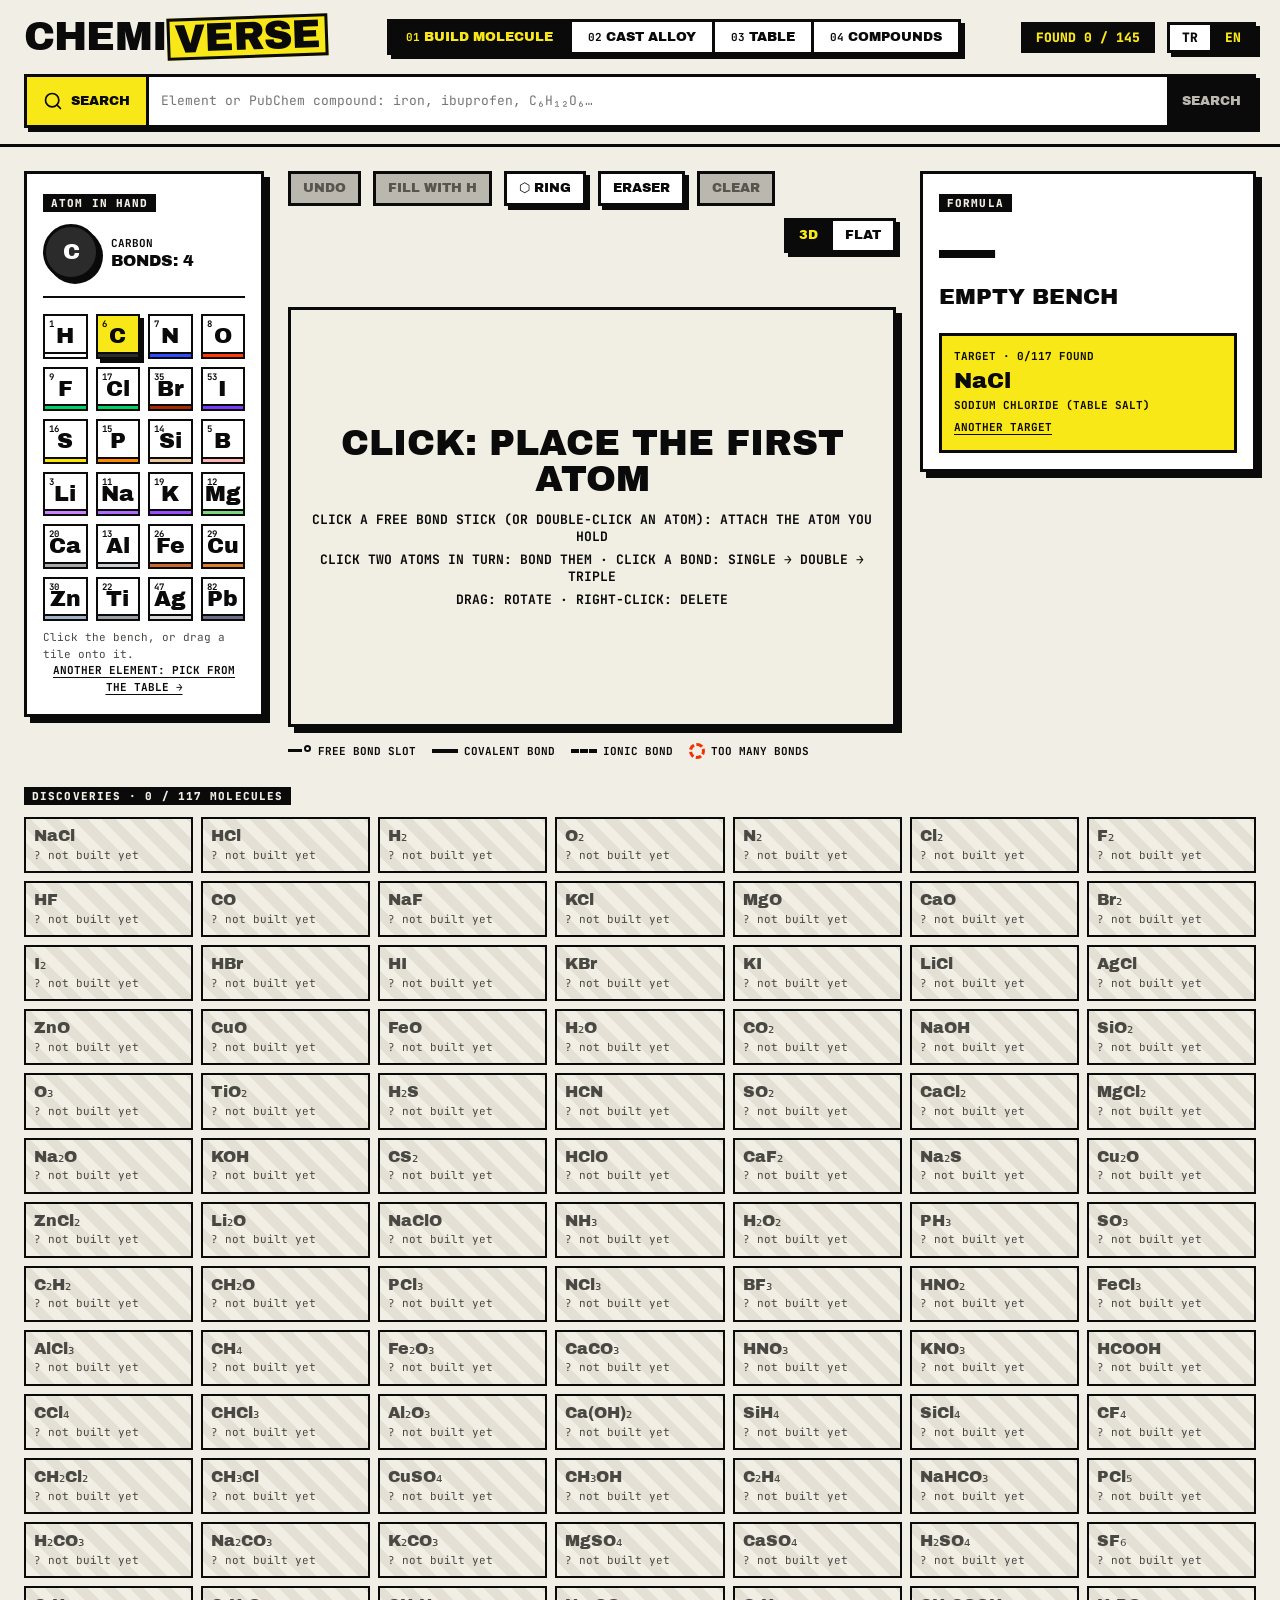
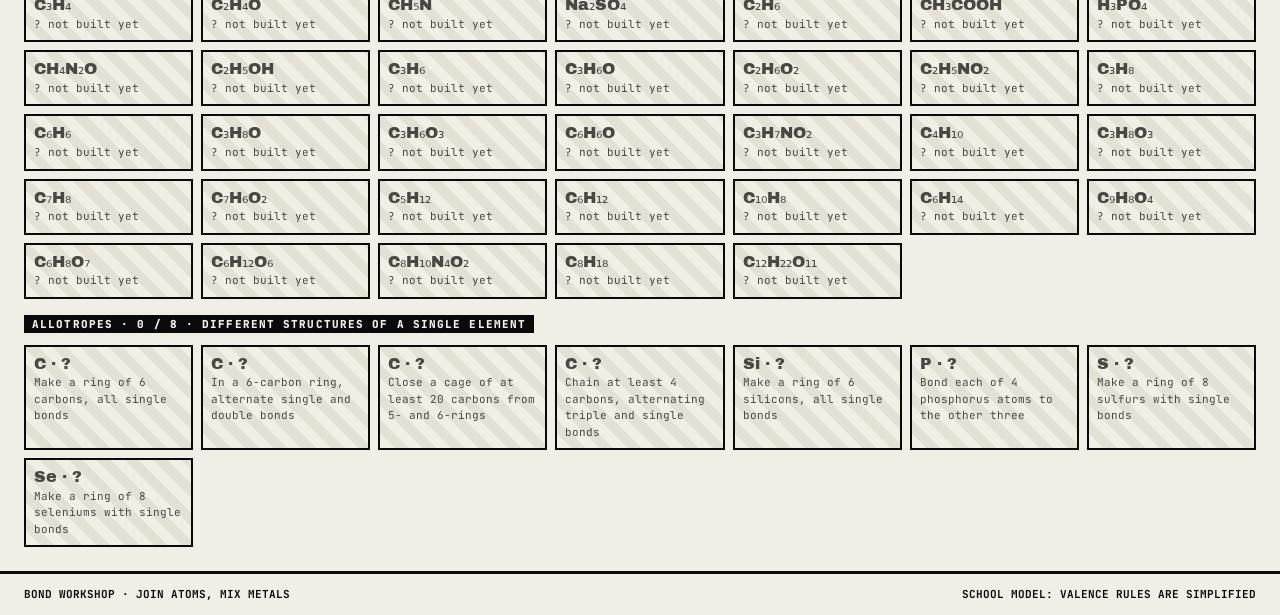
<file: index.html>
<!DOCTYPE html>
<html lang="tr">
  <head>
    <meta charset="UTF-8" />
    <link rel="icon" type="image/svg+xml" href="data:image/svg+xml,<svg xmlns=%22http://www.w3.org/2000/svg%22 viewBox=%220 0 100 100%22><text y=%22.9em%22 font-size=%2290%22>⚛️</text></svg>" />
    <meta name="viewport" content="width=device-width, initial-scale=1.0" />
    <title>ChemiVerse — Bağ Atölyesi</title>
    <meta name="description" content="Atomları birbirine bağlayıp molekül ve bileşik kur, metalleri karıştırıp alaşım dök. Kurduğun molekülü 3D gör." />
    <link rel="preconnect" href="https://fonts.googleapis.com">
    <link rel="preconnect" href="https://fonts.gstatic.com" crossorigin>
    <link href="https://fonts.googleapis.com/css2?family=Archivo+Black&family=JetBrains+Mono:wght@400;700;800&display=swap" rel="stylesheet">
    <script type="module" crossorigin src="./assets/index-DJp7Stmm.js"></script>
    <link rel="modulepreload" crossorigin href="./assets/motion-CFCE4xZu.js">
    <link rel="modulepreload" crossorigin href="./assets/three-v1osSzgy.js">
    <link rel="stylesheet" crossorigin href="./assets/index-B9pIxSzm.css">
  </head>
  <body>
    <div id="root"></div>
  </body>
</html>
</file>
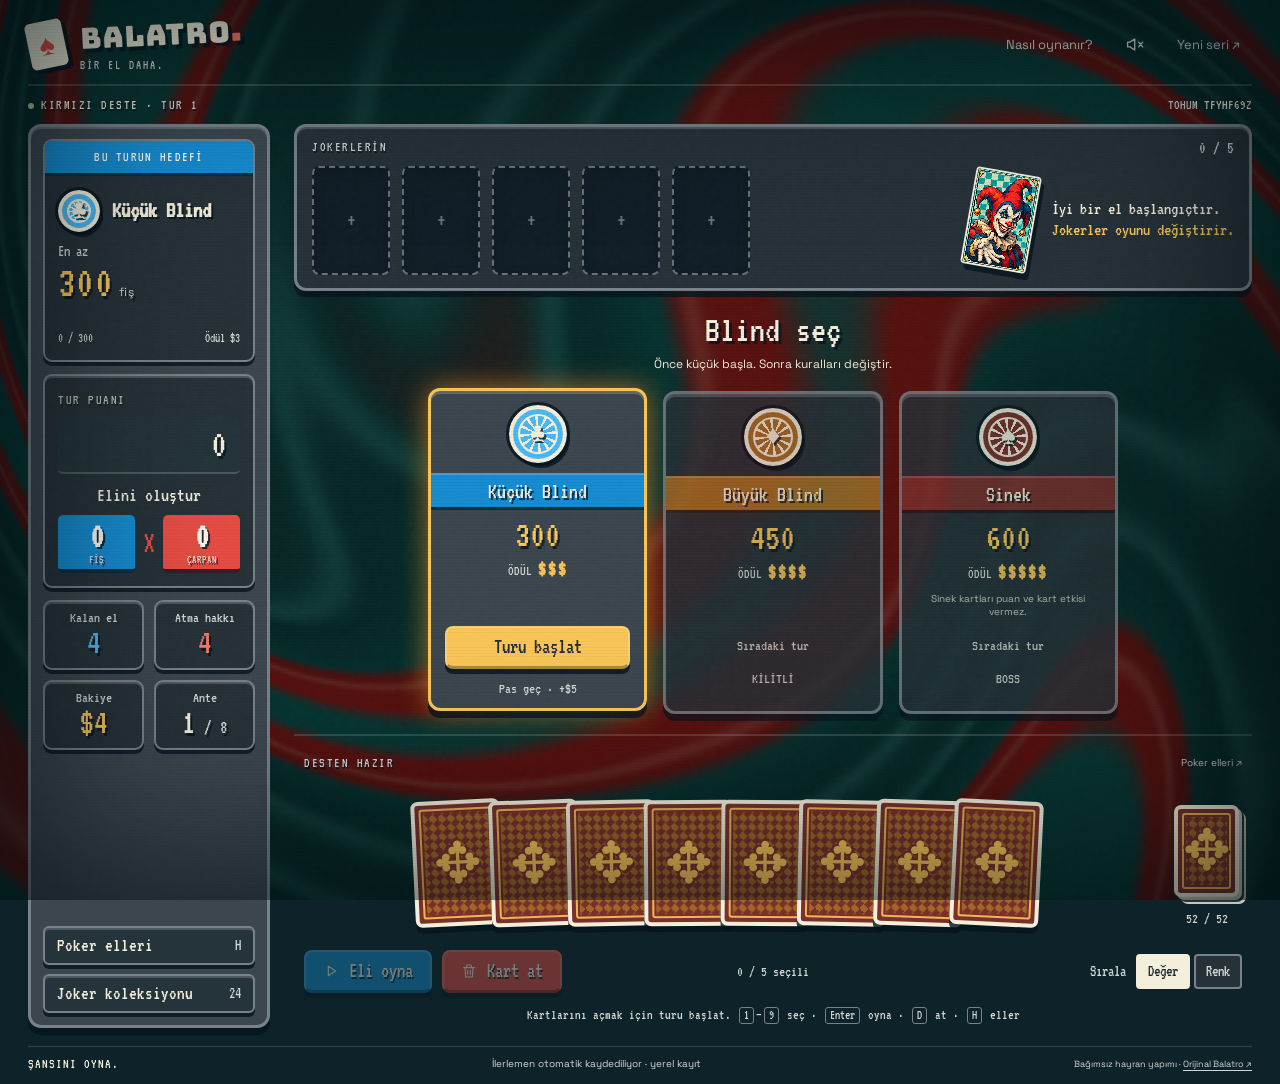
<file: balatro/index.html>
<!doctype html>
<html lang="tr">
<head>
  <meta charset="utf-8">
  <meta name="viewport" content="width=device-width, initial-scale=1">
  <meta name="theme-color" content="#193e35">
  <meta name="description" content="Poker elleri kur, jokerleri birleştir, hedefleri aş. Balatro'dan esinlenen, Türkçe ve ücretsiz bir tarayıcı oyunu.">
  <title>Balatro — Bir el daha.</title>
  <link rel="icon" href="./favicon.svg" type="image/svg+xml">
  <link rel="preconnect" href="https://fonts.googleapis.com">
  <link rel="preconnect" href="https://fonts.gstatic.com" crossorigin>
  <link href="https://fonts.googleapis.com/css2?family=Bungee&family=Space+Grotesk:wght@400;500;600;700&family=Space+Mono:wght@400;700&family=VT323&display=swap" rel="stylesheet">
  <link rel="preload" href="./assets/jokers-atlas.webp" as="image" type="image/webp">
  <link rel="preload" href="./assets/cards-atlas.webp" as="image" type="image/webp">
  <link rel="stylesheet" href="./style.css?v=2">
  <script type="module" src="./ambience.js?v=2"></script>
  <script type="module" src="./app.js?v=2"></script>
</head>
<body>
  <canvas id="plasma" aria-hidden="true"></canvas>
  <div class="crt" aria-hidden="true"></div>
  <div class="grain" aria-hidden="true"></div>
  <div id="app"></div>
  <div id="toast" role="status" aria-live="polite"></div>
  <dialog id="modal" aria-labelledby="modal-title"></dialog>
  <noscript>Oynamak için tarayıcında JavaScript'i etkinleştir.</noscript>
</body>
</html>
</file>
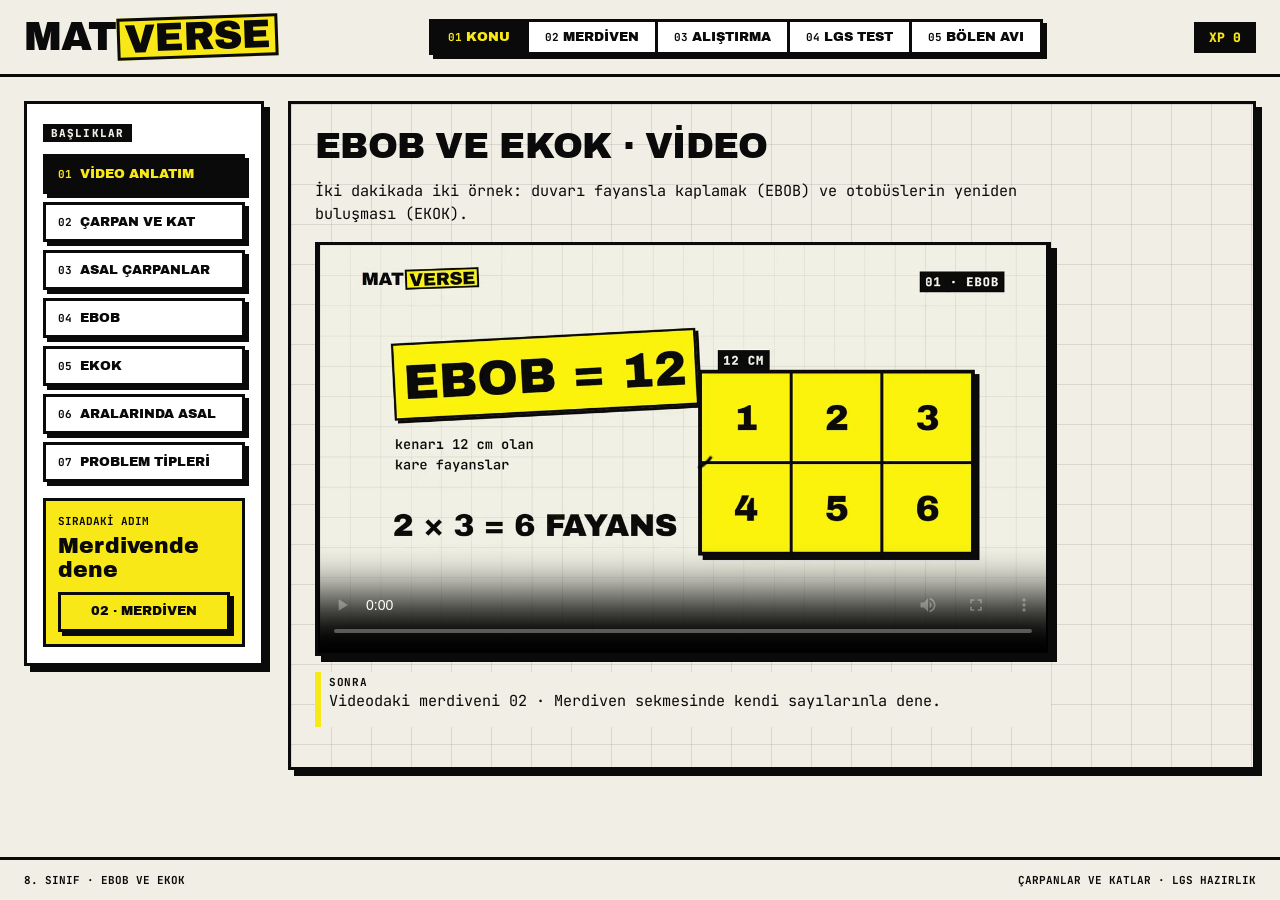
<file: mat/index.html>
<!doctype html>
<html lang="tr">
<head>
<meta charset="utf-8">
<meta name="viewport" content="width=device-width, initial-scale=1">
<title>MatVerse — EBOB EKOK</title>
<link rel="icon" href="data:image/svg+xml,<svg xmlns=%22http://www.w3.org/2000/svg%22 viewBox=%220 0 100 100%22><text y=%22.9em%22 font-size=%2290%22>➗</text></svg>">
<link rel="preconnect" href="https://fonts.googleapis.com">
<link rel="preconnect" href="https://fonts.gstatic.com" crossorigin>
<link href="https://fonts.googleapis.com/css2?family=Archivo+Black&family=JetBrains+Mono:wght@400;700;800&display=swap" rel="stylesheet">
<style>
/* tasarım: ChemiVerse (pca/design.md) brütalist sistemi */
:root{
  --color-paper:oklch(94.9% 0.013 92);--color-paper-2:oklch(90.6% 0.016 92);--color-white:oklch(100% 0 0);
  --color-ink:oklch(14.5% 0 0);--color-ink-soft:oklch(40% 0.008 92);--color-grid:oklch(14.5% 0 0 / 0.1);
  --color-yellow:oklch(91.5% 0.19 104);--color-red:oklch(62% 0.235 35);--color-green:oklch(75% 0.2 150);--color-blue:oklch(52% 0.27 268);
  --color-disabled:oklch(78% 0.012 92);--color-disabled-ink:oklch(45% 0.012 92);
  --font-display:"Archivo Black",Impact,sans-serif;--font-body:"JetBrains Mono",ui-monospace,monospace;
  --space-3xs:.25rem;--space-2xs:.5rem;--space-xs:.75rem;--space-sm:1rem;--space-md:1.5rem;--space-lg:2rem;--space-xl:3rem;
  --text-xs:.6875rem;--text-sm:.8125rem;--text-md:1rem;--text-lg:1.375rem;--text-xl:clamp(1.5rem,3vw,2.25rem);--text-2xl:clamp(2rem,5vw,3.5rem);
  --rule:3px solid var(--color-ink);--rule-thin:2px solid var(--color-ink);
  --shadow:6px 6px 0 var(--color-ink);--shadow-sm:4px 4px 0 var(--color-ink);--shadow-lift:8px 8px 0 var(--color-ink);
  --ease-out:cubic-bezier(0.16,1,0.3,1);--dur-press:80ms;
}
*,*::before,*::after{box-sizing:border-box}
html,body{overflow-x:clip}
body{margin:0;background:var(--color-paper);color:var(--color-ink);font:400 var(--text-md)/1.5 var(--font-body);-webkit-font-smoothing:antialiased}
button,input{font:inherit;color:inherit}
:focus-visible{outline:3px solid var(--color-blue);outline-offset:2px}
[hidden]{display:none!important}

/* shell */
.shell{min-height:100vh;display:flex;flex-direction:column}
.masthead{display:flex;align-items:center;justify-content:space-between;flex-wrap:wrap;gap:var(--space-sm);padding:var(--space-sm) var(--space-md);border-bottom:var(--rule)}
.wordmark{margin:0;font:400 clamp(1.5rem,4vw,2.5rem)/.9 var(--font-display);text-transform:uppercase;letter-spacing:-.02em}
.wordmark span{display:inline-block;background:var(--color-yellow);border:var(--rule);padding:0 .12em;transform:rotate(-2deg)}
.tabs{display:flex;border:var(--rule);box-shadow:var(--shadow-sm);background:var(--color-white)}
.tab{border:0;border-right:var(--rule);background:transparent;cursor:pointer;padding:var(--space-2xs) var(--space-sm);font:400 var(--text-sm)/1.1 var(--font-display);text-transform:uppercase;white-space:nowrap}
.tab:last-child{border-right:0}
.tab:hover{background:var(--color-paper-2)}
.tab[aria-selected="true"]{background:var(--color-ink);color:var(--color-yellow)}
.tab small{font:700 var(--text-xs) var(--font-body);margin-right:var(--space-3xs)}
.tally{border:var(--rule);background:var(--color-ink);color:var(--color-yellow);padding:var(--space-3xs) var(--space-xs);font:800 var(--text-sm) var(--font-body);text-transform:uppercase;white-space:nowrap}
.footer{margin-top:auto;border-top:var(--rule);padding:var(--space-xs) var(--space-md);display:flex;justify-content:space-between;flex-wrap:wrap;gap:var(--space-2xs);font-size:var(--text-xs);font-weight:700;text-transform:uppercase}

/* blocks */
.bench{display:grid;gap:var(--space-md);padding:var(--space-md);align-items:start;grid-template-columns:15rem minmax(0,1fr) 21rem}
.bench.two{grid-template-columns:15rem minmax(0,1fr)}
.panel{background:var(--color-white);border:var(--rule);box-shadow:var(--shadow);padding:var(--space-sm);min-width:0}
.label{display:inline-block;margin:0 0 var(--space-xs);padding:2px var(--space-2xs);background:var(--color-ink);color:var(--color-paper);font:800 var(--text-xs) var(--font-body);letter-spacing:.1em;text-transform:uppercase}
.hint{font-size:var(--text-xs);color:var(--color-ink-soft);margin:var(--space-2xs) 0 0}
.big{font:400 var(--text-2xl)/.95 var(--font-display);margin:0;overflow-wrap:anywhere}
.subhead{font:400 var(--text-lg)/1.1 var(--font-display);text-transform:uppercase;margin:var(--space-2xs) 0}
.stage{border:var(--rule);box-shadow:var(--shadow);background-color:var(--color-paper);padding:var(--space-md);min-width:0;
  background-image:linear-gradient(var(--color-grid) 1px,transparent 1px),linear-gradient(90deg,var(--color-grid) 1px,transparent 1px);background-size:40px 40px}
.btn{display:inline-flex;align-items:center;justify-content:center;gap:var(--space-3xs);border:var(--rule);background:var(--color-white);color:var(--color-ink);cursor:pointer;
  padding:var(--space-2xs) var(--space-xs);box-shadow:var(--shadow-sm);font:400 var(--text-sm)/1 var(--font-display);text-transform:uppercase;white-space:nowrap;min-height:2.5rem;
  transition:transform var(--dur-press) var(--ease-out),box-shadow var(--dur-press) var(--ease-out)}
.btn:hover:not(:disabled){transform:translate(-2px,-2px);box-shadow:6px 6px 0 var(--color-ink)}
.btn:active:not(:disabled){transform:translate(4px,4px);box-shadow:0 0 0 var(--color-ink)}
.btn:disabled{background:var(--color-disabled);color:var(--color-disabled-ink);box-shadow:none;cursor:not-allowed}
.btn-primary{background:var(--color-red);color:var(--color-white)}
.btn-yellow{background:var(--color-yellow)}
.btn.is-on{background:var(--color-ink);color:var(--color-yellow)}
.btn-big{width:100%;padding:var(--space-sm);font-size:var(--text-lg);box-shadow:var(--shadow)}
.btn-big:hover:not(:disabled){box-shadow:var(--shadow-lift)}
.toolbar{display:flex;flex-wrap:wrap;gap:var(--space-xs);margin-bottom:var(--space-sm)}
.stack{display:grid;gap:var(--space-2xs)}
.stack .btn{justify-content:flex-start;width:100%;white-space:normal;text-align:left;min-width:0}
.stack .btn small{font:700 var(--text-xs) var(--font-body);margin-right:var(--space-3xs)}
.field{width:100%;border:var(--rule);background:var(--color-white);padding:var(--space-2xs) var(--space-xs);font:800 var(--text-lg) var(--font-body);box-shadow:var(--shadow-sm);min-height:2.75rem}
.field-row{display:grid;gap:var(--space-2xs);margin-bottom:var(--space-sm)}
.field-row label{font:800 var(--text-xs) var(--font-body);text-transform:uppercase;letter-spacing:.1em}
.status-line{min-height:1.6rem;margin:var(--space-xs) 0 0;font-weight:700;font-size:var(--text-sm)}
.status-line.is-error{background:var(--color-red);color:var(--color-white);border:var(--rule);padding:2px var(--space-2xs)}
.stamp{display:inline-block;margin:var(--space-xs) 0;padding:var(--space-3xs) var(--space-xs);border:var(--rule);font:400 var(--text-md) var(--font-display);text-transform:uppercase;transform:rotate(-2deg)}
.stamp.ok{background:var(--color-yellow)}.stamp.bad{background:var(--color-red);color:var(--color-white)}.stamp.new{background:var(--color-green)}
.facts{width:100%;border-collapse:collapse;margin:var(--space-xs) 0;font-size:var(--text-sm)}
.facts th,.facts td{border-bottom:var(--rule-thin);padding:var(--space-3xs) 0;text-align:left;vertical-align:top}
.facts td{text-align:right;font-weight:800;font-variant-numeric:tabular-nums}
.target{border:var(--rule);background:var(--color-yellow);padding:var(--space-xs);margin-top:var(--space-sm)}
.target p{margin:0;font-size:var(--text-xs);font-weight:700;text-transform:uppercase}
.target strong{display:block;font:400 var(--text-lg)/1.1 var(--font-display);margin:4px 0;overflow-wrap:anywhere}
.note{border:var(--rule-thin);background:var(--color-paper);padding:var(--space-2xs);font-size:var(--text-xs);margin-top:var(--space-2xs)}
.story{border-left:6px solid var(--color-ink);padding:2px 0 2px var(--space-2xs);margin:var(--space-sm) 0}
.story b{display:block;font-size:var(--text-xs);text-transform:uppercase;letter-spacing:.06em}
.story p{margin:2px 0 0;font-size:var(--text-sm)}
.story.is-fact{border-left-color:var(--color-yellow);background:var(--color-paper)}
.story.is-hazard{border-left-color:var(--color-red)}
.meter{height:14px;border:var(--rule-thin);background:var(--color-paper);margin:4px 0 var(--space-2xs)}
.meter span{display:block;height:100%;background:var(--color-ink)}
.meter.close span{background:var(--color-green)}
sup{font-size:.65em}

/* lesson */
.article{max-width:46rem}
.article h2{font:400 var(--text-xl)/1 var(--font-display);text-transform:uppercase;letter-spacing:-.02em;margin:0 0 var(--space-sm)}
.article h3{font:400 var(--text-md)/1.1 var(--font-display);text-transform:uppercase;margin:var(--space-md) 0 var(--space-2xs)}
.article p{margin:0 0 var(--space-xs);font-size:.95rem}
.calc{border:var(--rule-thin);background:var(--color-white);padding:var(--space-xs);margin:var(--space-xs) 0;font:700 var(--text-md)/1.6 var(--font-body);white-space:pre-wrap;box-shadow:var(--shadow-sm)}
.calc u{text-decoration:none;background:var(--color-yellow);padding:0 3px;border:2px solid var(--color-ink)}
.rule-card{border:var(--rule);background:var(--color-yellow);padding:var(--space-xs);margin:var(--space-xs) 0;font-weight:700}
.vid{display:block;width:100%;aspect-ratio:16/9;border:var(--rule);box-shadow:var(--shadow);background:var(--color-ink);margin:var(--space-sm) 0}
.rule-card b{font-family:var(--font-display);font-weight:400;text-transform:uppercase}

/* ladder */
.ladder{border-collapse:collapse;font:800 clamp(1.25rem,3vw,1.75rem)/1.3 var(--font-body);background:var(--color-white);border:var(--rule);box-shadow:var(--shadow-sm)}
.ladder td{padding:2px 16px;text-align:right;font-variant-numeric:tabular-nums}
.ladder td.p{border-left:var(--rule);text-align:left;min-width:4.5rem}
.ladder tr.all td.p{background:var(--color-yellow)}
.ladder tr.last td{color:var(--color-ink-soft)}
.ladder tr{border-bottom:2px solid var(--color-grid)}
.legend{display:flex;flex-wrap:wrap;gap:var(--space-2xs) var(--space-sm);margin-top:var(--space-sm);font-size:var(--text-xs);font-weight:700;text-transform:uppercase}
.legend i{display:inline-block;width:16px;height:16px;border:var(--rule-thin);background:var(--color-yellow);vertical-align:-3px;margin-right:6px}
.factrow{margin-top:var(--space-sm);font-weight:700;font-size:var(--text-sm)}

/* practice / test */
.question{font:400 var(--text-xl)/1.1 var(--font-display);text-transform:uppercase;margin:var(--space-2xs) 0 var(--space-md);overflow-wrap:anywhere}
.qtext{font-size:1rem;font-weight:700;margin:var(--space-2xs) 0 var(--space-md);line-height:1.6}
.answer-row{display:flex;gap:var(--space-xs);flex-wrap:wrap}
.answer-row .field{width:10rem;flex:none}
.opts{display:grid;gap:var(--space-xs)}
.opts .btn{justify-content:flex-start;font:700 var(--text-md)/1.3 var(--font-body);text-transform:none;white-space:normal;text-align:left;padding:var(--space-xs)}
.opts .btn b{font-family:var(--font-display);font-weight:400;margin-right:var(--space-2xs)}
.opts .btn.right{background:var(--color-green)}
.opts .btn.wrong{background:var(--color-red);color:var(--color-white)}
.explain{border:var(--rule);background:var(--color-white);padding:var(--space-xs);margin-top:var(--space-sm);font-size:var(--text-sm);font-weight:700}

/* game */
.tiles{display:grid;grid-template-columns:repeat(6,minmax(0,1fr));gap:var(--space-2xs)}
.tile{aspect-ratio:1;border:var(--rule-thin);background:var(--color-white);cursor:pointer;display:grid;place-items:center;padding:0;min-width:0;font:400 var(--text-lg)/1 var(--font-display);
  transition:transform var(--dur-press) var(--ease-out),box-shadow var(--dur-press) var(--ease-out)}
.tile:hover:not(:disabled){transform:translate(-2px,-2px);box-shadow:var(--shadow-sm)}
.tile:active:not(:disabled){transform:translate(1px,1px);box-shadow:none}
.tile.hit{background:var(--color-yellow);box-shadow:var(--shadow-sm)}
.tile.miss{background:var(--color-red);color:var(--color-white)}
.tile:disabled{cursor:default}
.lives{font:400 var(--text-lg) var(--font-display);color:var(--color-red);letter-spacing:.1em}

@media (max-width:1100px){
  .bench{grid-template-columns:13rem minmax(0,1fr)}
  .bench>.result{grid-column:1/-1}
}
@media (max-width:720px){
  .masthead{padding:var(--space-xs) var(--space-sm)}
  .tabs{width:100%;overflow-x:auto;order:3}
  .tab{flex:1;padding:var(--space-2xs) var(--space-3xs);font-size:var(--text-xs)}
  .tab small{display:none}
  .bench,.bench.two{grid-template-columns:minmax(0,1fr);padding:var(--space-sm)}
  .bench>.picker{order:0}.bench>.work{order:1}.bench>.result{order:2}
  .stack{grid-template-columns:repeat(2,minmax(0,1fr))}
  .stage{padding:var(--space-sm)}
  .tiles{grid-template-columns:repeat(4,minmax(0,1fr))}
  .ladder td{padding:2px 10px}
}
@media (prefers-reduced-motion:reduce){
  *,*::before,*::after{transition-duration:0ms!important;animation-duration:0ms!important}
  .btn:hover:not(:disabled),.tile:hover:not(:disabled){transform:none}
}
</style>
</head>
<body>
<div class="shell">
  <header class="masthead">
    <h1 class="wordmark">Mat<span>verse</span></h1>
    <nav class="tabs" role="tablist" aria-label="Bölümler" id="tabs"></nav>
    <span class="tally" id="xp" title="Toplam puan">XP 0</span>
  </header>
  <main id="view"></main>
  <footer class="footer">
    <span>8. sınıf · EBOB ve EKOK</span>
    <span>Çarpanlar ve katlar · LGS hazırlık</span>
  </footer>
</div>

<script>
/* ---------- matematik ---------- */
const gcd=(a,b)=>{while(b)[a,b]=[b,a%b];return a};
const lcm=(a,b)=>a/gcd(a,b)*b;
const gcdN=a=>a.reduce(gcd),lcmN=a=>a.reduce(lcm);
function factor(n){const f={};let p=2;while(n>1&&p*p<=n){while(n%p===0){f[p]=(f[p]||0)+1;n/=p}p++}if(n>1)f[n]=(f[n]||0)+1;return f}
const factHTML=n=>n===1?'1':Object.entries(factor(n)).map(([p,e])=>e>1?`${p}<sup>${e}</sup>`:p).join(' · ');
const divisors=n=>{const d=[];for(let i=1;i<=n;i++)if(n%i===0)d.push(i);return d};
function ladder(nums){const rows=[];let cur=[...nums],p=2;
  while(cur.some(x=>x>1)){if(cur.some(x=>x%p===0)){rows.push({vals:[...cur],p,all:cur.every(x=>x%p===0)});cur=cur.map(x=>x%p===0?x/p:x)}else p++}
  rows.push({vals:cur,p:null});return rows}
const rnd=(a,b)=>a+Math.floor(Math.random()*(b-a+1));
const shuffle=a=>{for(let i=a.length-1;i>0;i--){const j=rnd(0,i);[a[i],a[j]]=[a[j],a[i]]}return a};
const $=(s,r=document)=>r.querySelector(s),$$=(s,r=document)=>[...r.querySelectorAll(s)];

/* ---------- XP ---------- */
let XP=0;try{XP=+localStorage.getItem('matverse8:xp')||0}catch(e){}
function addXP(n){XP+=n;try{localStorage.setItem('matverse8:xp',XP)}catch(e){}$('#xp').textContent=`XP ${XP}`}
addXP(0);

/* ---------- sekmeler ---------- */
const TABS=[
 {id:'konu',no:'01',t:'Konu',r:viewLesson},
 {id:'merdiven',no:'02',t:'Merdiven',r:viewLadder},
 {id:'alistirma',no:'03',t:'Alıştırma',r:viewPractice},
 {id:'test',no:'04',t:'LGS test',r:viewTest},
 {id:'oyun',no:'05',t:'Bölen avı',r:viewGame},
];
let gameTimer=null;
function go(id){
  clearInterval(gameTimer);
  $$('.tab').forEach(b=>b.setAttribute('aria-selected',b.dataset.id===id));
  const v=$('#view');v.innerHTML='';TABS.find(x=>x.id===id).r(v);
  try{localStorage.setItem('matverse8:tab',id)}catch(e){}
}
TABS.forEach(x=>{const b=document.createElement('button');b.className='tab';b.type='button';b.role='tab';b.dataset.id=x.id;b.innerHTML=`<small>${x.no}</small>${x.t}`;b.onclick=()=>go(x.id);$('#tabs').appendChild(b)});

/* ---------- 01 konu ---------- */
const LESSONS=[
['Video anlatım',`<h2>EBOB ve EKOK · video</h2>
<p>İki dakikada iki örnek: duvarı fayansla kaplamak (EBOB) ve otobüslerin yeniden buluşması (EKOK).</p>
<video class="vid" controls playsinline preload="metadata" poster="ebob-ekok.jpg" src="ebob-ekok.mp4"></video>
<div class="story is-fact"><b>Sonra</b><p>Videodaki merdiveni 02 · Merdiven sekmesinde kendi sayılarınla dene.</p></div>`],
['Çarpan ve kat',`<h2>Çarpanlar ve katlar</h2>
<p>Bir sayıyı <b>kalansız bölen</b> doğal sayılar o sayının <b>çarpanlarıdır</b> (bölenleridir).</p>
<div class="calc">12 = 1·12 = 2·6 = 3·4
12'nin çarpanları: 1, 2, 3, 4, 6, 12</div>
<p>Bir sayıyı 1, 2, 3, … ile çarpınca bulunan sayılar o sayının <b>katlarıdır</b>.</p>
<div class="calc">4'ün katları: 4, 8, 12, 16, 20, …</div>
<div class="story is-fact"><b>Unutma</b><p>Çarpanlar sınırlıdır, katlar sonsuza kadar gider. Her sayı kendisinin hem çarpanı hem katıdır.</p></div>
<h3>Kısa yol: çarpım çiftleri</h3>
<p>1'den başla, çarpım çiftlerini yaz. Çiftler tekrar etmeye başlayınca dur.</p>
<div class="calc">36: 1·36  2·18  3·12  4·9  6·6  ← dur
Çarpanlar: 1, 2, 3, 4, 6, 9, 12, 18, 36</div>`],
['Asal çarpanlar',`<h2>Asal çarpanlar</h2>
<p><b>Asal sayı</b> 1'den büyüktür ve yalnızca 1'e ve kendisine bölünür.</p>
<div class="calc">2, 3, 5, 7, 11, 13, 17, 19, 23, 29, 31, 37, 41, 43, 47 …</div>
<div class="story is-hazard"><b>Tuzak</b><p>1 asal değildir. 2, çift olan tek asal sayıdır.</p></div>
<h3>Asal çarpanlara ayırma</h3>
<p>Sayıyı en küçük asaldan başlayarak bölmeye devam et:</p>
<div class="calc">60 | 2
30 | 2
15 | 3
 5 | 5
 1 |
60 = 2² · 3 · 5</div>
<h3>Bölen sayısı (LGS'de çıkar)</h3>
<p>Üslerin birer fazlasını çarp.</p>
<div class="rule-card">60 = 2² · 3¹ · 5¹  →  (2+1)·(1+1)·(1+1) = 12 pozitif bölen</div>`],
['EBOB',`<h2>EBOB — en büyük ortak bölen</h2>
<p>Sayıların <b>hepsini birden bölen en büyük</b> sayı.</p>
<h3>Yol 1 · bölenleri listele</h3>
<div class="calc">12: 1, 2, 3, 4, <u>6</u>, 12
18: 1, 2, 3, <u>6</u>, 9, 18
Ortak: 1, 2, 3, 6  →  EBOB = 6</div>
<h3>Yol 2 · bölen merdiveni</h3>
<p>Sayıların <b>hepsini birden bölen</b> satırları çarp.</p>
<div class="calc">12  18 | 2  ✔
 6   9 | 2
 3   9 | 3  ✔
 1   3 | 3
 1   1 |
EBOB = 2 · 3 = 6</div>
<h3>Yol 3 · asal çarpanlar</h3>
<div class="rule-card"><b>Ortak</b> asalların <b>küçük</b> üslüsünü al. 12 = 2²·3, 18 = 2·3² → EBOB = 2·3 = 6</div>
<div class="story is-fact"><b>Problemde ipucu</b><p>"En büyük", "eş parçalara böl", "kes", "paylaştır", "karıştırmadan doldur" → çoğunlukla EBOB.</p></div>`],
['EKOK',`<h2>EKOK — en küçük ortak kat</h2>
<p>Sayıların <b>hepsinin katı olan en küçük</b> sayı (0 hariç).</p>
<h3>Yol 1 · katları listele</h3>
<div class="calc">4: 4, 8, <u>12</u>, 16, 20, 24
6: 6, <u>12</u>, 18, 24
EKOK = 12</div>
<h3>Yol 2 · bölen merdiveni</h3>
<p>Merdivendeki <b>bütün</b> bölenleri çarp.</p>
<div class="calc">4  6 | 2
2  3 | 2
1  3 | 3
1  1 |
EKOK = 2 · 2 · 3 = 12</div>
<h3>Yol 3 · asal çarpanlar</h3>
<div class="rule-card"><b>Bütün</b> asalları <b>büyük</b> üslüsüyle al. 12 = 2²·3, 18 = 2·3² → EKOK = 2²·3² = 36</div>
<div class="story is-fact"><b>Problemde ipucu</b><p>"En az", "en küçük", "aynı anda", "tekrar birlikte", "parçaları birleştirip kare yap" → çoğunlukla EKOK.</p></div>`],
['Aralarında asal',`<h2>Aralarında asal sayılar</h2>
<p>1'den başka ortak böleni olmayan sayılar. Yani <b>EBOB = 1</b>.</p>
<div class="calc">8 = 2³   15 = 3 · 5
Ortak asal yok → 8 ile 15 aralarında asal</div>
<div class="story is-fact"><b>Bilgi</b><p>Ardışık iki sayı her zaman aralarında asaldır (14 ve 15). Aralarında asal iki sayının EKOK'u çarpımlarıdır: 8·15 = 120.</p></div>
<h3>Altın kural</h3>
<div class="rule-card" style="font-size:1.25rem">EBOB(a, b) · EKOK(a, b) = a · b</div>
<div class="calc">EBOB = 6, EKOK = 72, a = 18
b = 6 · 72 / 18 = 24</div>
<div class="story is-hazard"><b>Dikkat</b><p>Bu kural yalnızca iki sayı için geçerli.</p></div>`],
['Problem tipleri',`<h2>LGS problem tipleri</h2>
<div class="story"><b>Dikdörtgeni eş karelere böl → EBOB</b><p>24×36 cm: en büyük kare 12 cm. Kare sayısı (24/12)·(36/12) = 6.</p></div>
<div class="story"><b>Dikdörtgenleri birleştirip kare yap → EKOK</b><p>6×8 cm kartonlar: kare kenarı 24 cm. Karton (24/6)·(24/8) = 12.</p></div>
<div class="story"><b>Aynı anda / tekrar birlikte → EKOK</b><p>12 dk ve 18 dk arayla kalkan otobüsler 09:00'da birlikte → 36 dk sonra, 09:36.</p></div>
<div class="story"><b>Karıştırmadan eşit kaplara doldur → EBOB</b><p>60 L ve 84 L: kap 12 L, kap sayısı 5 + 7 = 12.</p></div>
<div class="story"><b>Hep aynı kalan → EKOK + kalan</b><p>4, 6 ve 8'e bölününce hep 3 kalan: 24 + 3 = 27.</p></div>
<div class="story"><b>Çevreye eşit aralıkla ağaç → EBOB</b><p>120×80 m bahçe: aralık 40 m, ağaç = çevre / aralık = 400 / 40 = 10.</p></div>
<div class="story is-hazard"><b>Tuzak</b><p>Kapalı şeklin çevresine dikerken ağaç = çevre ÷ aralık. Düz bir yola dikerken ağaç = uzunluk ÷ aralık <b>+ 1</b>.</p></div>`]
];
let lessonIdx=0;try{lessonIdx=+localStorage.getItem('matverse8:lesson')||0}catch(e){}
function viewLesson(v){
  v.innerHTML=`<div class="bench two"><aside class="panel picker"><p class="label">Başlıklar</p><div class="stack" id="lnav"></div>
  <div class="target"><p>Sıradaki adım</p><strong>Merdivende dene</strong><button class="btn btn-yellow" style="width:100%;margin-top:6px" id="toLad">02 · Merdiven</button></div></aside>
  <section class="stage work"><article class="article" id="lart"></article></section></div>`;
  const nav=$('#lnav'),art=$('#lart');
  const show=i=>{lessonIdx=i;try{localStorage.setItem('matverse8:lesson',i)}catch(e){}$$('.btn',nav).forEach((b,j)=>b.classList.toggle('is-on',j===i));art.innerHTML=LESSONS[i][1]};
  LESSONS.forEach(([n],i)=>{const b=document.createElement('button');b.className='btn';b.type='button';b.innerHTML=`<small>${String(i+1).padStart(2,'0')}</small>${n}`;b.onclick=()=>show(i);nav.appendChild(b)});
  $('#toLad').onclick=()=>go('merdiven');
  show(Math.min(lessonIdx,LESSONS.length-1));
}

/* ---------- 02 merdiven ---------- */
function viewLadder(v){
  v.innerHTML=`<div class="bench"><aside class="panel picker"><p class="label">Sayılar</p>
    <div class="field-row"><label for="n1">1. sayı</label><input class="field" id="n1" type="number" min="2" max="9999" value="24"></div>
    <div class="field-row"><label for="n2">2. sayı</label><input class="field" id="n2" type="number" min="2" max="9999" value="36"></div>
    <div class="field-row"><label for="n3">3. sayı (isteğe bağlı)</label><input class="field" id="n3" type="number" min="2" max="9999" placeholder="—"></div>
    <div class="stack"><button class="btn btn-primary btn-big" id="solve">Çöz</button><button class="btn btn-yellow" id="dice">Rastgele sayılar</button></div>
    <p class="hint">2 ile 9999 arası sayı gir.</p></aside>
  <section class="work"><div class="stage"><p class="label">Bölen merdiveni</p><div id="lad"></div>
    <div class="legend"><span><i></i>Hepsini bölen satır → EBOB'a girer</span></div></div>
    <p class="status-line" id="lstat" role="status"></p></section>
  <aside class="panel result" id="lres"></aside></div>`;
  const ins=['#n1','#n2','#n3'].map(s=>$(s));
  const solve=()=>{
    const raw=ins.map(i=>i.value.trim()).filter(Boolean),nums=raw.map(Number);
    const st=$('#lstat');
    if(nums.length<2||nums.some(n=>!Number.isInteger(n)||n<2||n>9999)){st.className='status-line is-error';st.setAttribute('role','alert');st.textContent='En az iki sayı gir, her biri 2 ile 9999 arasında olsun.';return}
    st.className='status-line';st.textContent=`${nums.join(', ')} için merdiven kuruldu: ${ladder(nums).length-1} basamak.`;
    const rows=ladder(nums);
    $('#lad').innerHTML=`<table class="ladder">${rows.map(r=>`<tr class="${r.all&&nums.length>1?'all':''} ${r.p===null?'last':''}">${r.vals.map(x=>`<td>${x}</td>`).join('')}<td class="p">${r.p??''}${r.all?' ✔':''}</td></tr>`).join('')}</table>`;
    const eb=rows.filter(r=>r.all).map(r=>r.p),ek=rows.filter(r=>r.p).map(r=>r.p),E=gcdN(nums),K=lcmN(nums);
    $('#lres').innerHTML=`<p class="label">Sonuç</p>
      <p class="hint" style="margin:0">EBOB</p><p class="big">${E}</p><p class="hint">${eb.length?eb.join(' · '):'ortak bölen yok → 1'}</p>
      <p class="hint" style="margin-top:var(--space-sm)">EKOK</p><p class="big">${K}</p><p class="hint">${ek.join(' · ')}</p>
      ${E===1?'<span class="stamp new">Aralarında asal</span>':'<span class="stamp ok">Tamam</span>'}
      <table class="facts">${nums.map(n=>`<tr><th>${n}</th><td>${factHTML(n)}</td></tr>`).join('')}
      ${nums.length===2?`<tr><th>EBOB · EKOK</th><td>${E*K}</td></tr><tr><th>a · b</th><td>${nums[0]*nums[1]}</td></tr>`:''}</table>
      ${nums.length===2?'<div class="note">İki sayıda EBOB · EKOK her zaman a · b\'ye eşittir.</div>':''}`;
  };
  $('#solve').onclick=solve;
  $('#dice').onclick=()=>{const g=[2,3,4,5,6,8,12][rnd(0,6)];let x,y;do{x=rnd(2,9);y=rnd(2,9)}while(x===y);ins[0].value=g*x;ins[1].value=g*y;ins[2].value='';solve()};
  ins.forEach(i=>i.addEventListener('keydown',e=>{if(e.key==='Enter')solve()}));
  solve();
}

/* ---------- 03 alıştırma ---------- */
const MODES=[['karisik','Karışık'],['ebob','EBOB'],['ekok','EKOK'],['bolen','Bölen sayısı'],['iki','a · b kuralı']];
function makeQ(mode){
  const m=mode==='karisik'?['ebob','ekok','bolen','iki'][rnd(0,3)]:mode;
  const fx=n=>factHTML(n);
  if(m==='ebob'){const g=rnd(2,12);let x,y;do{x=rnd(1,8);y=rnd(2,9)}while(x===y||gcd(x,y)!==1);const a=g*x,b=g*y;return{q:`EBOB(${a}, ${b}) = ?`,ans:gcd(a,b),hint:`${a} = ${fx(a)}, ${b} = ${fx(b)}. Ortak asalların küçük üslüsünü çarp.`}}
  if(m==='ekok'){let a,b;do{a=rnd(2,24);b=rnd(2,24)}while(a===b);return{q:`EKOK(${a}, ${b}) = ?`,ans:lcm(a,b),hint:`${a} = ${fx(a)}, ${b} = ${fx(b)}. Bütün asalları büyük üslüsüyle çarp.`}}
  if(m==='bolen'){const n=[12,18,20,24,28,30,36,40,45,48,50,60,72,80,90,96,100][rnd(0,16)];return{q:`${n} sayısının kaç pozitif böleni var?`,ans:divisors(n).length,hint:`${n} = ${fx(n)} → ${Object.values(factor(n)).map(e=>`(${e}+1)`).join('·')}`}}
  const g=rnd(2,8);let x,y;do{x=rnd(1,6);y=rnd(2,7)}while(x===y||gcd(x,y)!==1);const a=g*x,b=g*y,E=gcd(a,b),K=lcm(a,b);
  return{q:`EBOB = ${E}, EKOK = ${K}, a = ${a} ise b = ?`,ans:b,hint:`EBOB · EKOK = a · b → b = ${E} · ${K} / ${a}`};
}
function viewPractice(v){
  let mode='karisik',cur,right=0,wrong=0,streak=0,best=0,tries=0;
  v.innerHTML=`<div class="bench"><aside class="panel picker"><p class="label">Soru türü</p><div class="stack" id="modes"></div></aside>
  <section class="work"><div class="stage"><p class="label">Soru</p><p class="question" id="pq"></p>
    <div class="answer-row"><input class="field" id="pa" type="number" inputmode="numeric" aria-label="Cevap" placeholder="?"><button class="btn btn-primary" id="pchk">Kontrol et</button><button class="btn btn-yellow" id="phint">İpucu</button><button class="btn" id="pnext">Atla</button></div>
    <p class="status-line" id="pst" role="status"></p></div></section>
  <aside class="panel result"><p class="label">Durum</p><div id="pstamp"></div><table class="facts" id="pfacts"></table><div class="note">İlk denemede doğru: 10 XP + seri bonusu. İkinci denemede: 4 XP.</div></aside></div>`;
  MODES.forEach(([id,n])=>{const b=document.createElement('button');b.className='btn';b.type='button';b.textContent=n;b.dataset.m=id;b.onclick=()=>{mode=id;sync();next()};$('#modes').appendChild(b)});
  const sync=()=>$$('#modes .btn').forEach(b=>b.classList.toggle('is-on',b.dataset.m===mode));
  const facts=()=>{$('#pfacts').innerHTML=`<tr><th>Doğru</th><td>${right}</td></tr><tr><th>Yanlış</th><td>${wrong}</td></tr><tr><th>Seri</th><td>${streak}</td></tr><tr><th>En iyi seri</th><td>${best}</td></tr>`};
  const st=(t,err)=>{const s=$('#pst');s.className='status-line'+(err?' is-error':'');s.setAttribute('role',err?'alert':'status');s.innerHTML=t};
  const next=()=>{cur=makeQ(mode);tries=0;$('#pq').textContent=cur.q;$('#pa').value='';st('');$('#pstamp').innerHTML='';$('#pa').focus();facts()};
  const check=()=>{const val=$('#pa').value.trim();if(!val)return;tries++;
    if(+val===cur.ans){right++;streak++;best=Math.max(best,streak);const p=tries===1?10+Math.min(streak,5)*2:4;addXP(p);
      $('#pstamp').innerHTML=`<span class="stamp ${streak>=3?'new':'ok'}">${streak>=3?`Seri ${streak}`:'Doğru'}</span>`;st(`Doğru, +${p} XP. Sıradaki soru geliyor.`);facts();setTimeout(next,1100)}
    else{wrong++;streak=0;$('#pstamp').innerHTML='<span class="stamp bad">Yanlış</span>';facts();
      st(tries>=2?`Cevap ${cur.ans}. ${cur.hint}`:'Olmadı, bir kez daha dene.',true)}};
  $('#pchk').onclick=check;$('#pnext').onclick=next;$('#phint').onclick=()=>st('İpucu: '+cur.hint);
  $('#pa').addEventListener('keydown',e=>{if(e.key==='Enter')check()});
  sync();next();
}

/* ---------- 04 LGS test ---------- */
const BANK=[
 {q:'Kenar uzunlukları 24 cm ve 36 cm olan dikdörtgen biçimindeki bir duvar, hiç boşluk kalmadan birbirine eş ve en büyük kare fayanslarla kaplanacaktır. Kaç fayans gerekir?',o:['6','12','4','9'],e:'Kare kenarı = EBOB(24, 36) = 12 cm. Fayans = (24/12)·(36/12) = 2·3 = 6.'},
 {q:'Bir duraktan A otobüsü 12 dakikada bir, B otobüsü 18 dakikada bir kalkıyor. İkisi 09.00\'da birlikte kalktığına göre ilk kez tekrar ne zaman birlikte kalkarlar?',o:['09.36','09.30','10.12','09.54'],e:'EKOK(12, 18) = 36 dakika → 09.36.'},
 {q:'60 litre zeytinyağı ve 84 litre ayçiçek yağı, karıştırılmadan eşit hacimli bidonlara hiç artmayacak şekilde doldurulacaktır. En az kaç bidon gerekir?',o:['12','5','7','24'],e:'Bidon en büyük olmalı: EBOB(60, 84) = 12 L. Bidon = 60/12 + 84/12 = 5 + 7 = 12.'},
 {q:'4, 6 ve 8 ile bölündüğünde her seferinde 3 kalanını veren en küçük doğal sayı kaçtır?',o:['27','24','51','21'],e:'EKOK(4, 6, 8) = 24. Her birinden 3 fazla: 24 + 3 = 27.'},
 {q:'Aşağıdaki sayı ikililerinden hangisi aralarında asaldır?',o:['9 ve 16','12 ve 18','14 ve 21','10 ve 25'],e:'9 = 3², 16 = 2⁴ → ortak asal yok, EBOB = 1. Diğerlerinin ortak böleni var (6, 7, 5).'},
 {q:'İki doğal sayının EBOB\'u 6, EKOK\'u 72\'dir. Sayılardan biri 18 olduğuna göre diğeri kaçtır?',o:['24','12','36','4'],e:'EBOB · EKOK = a · b → 6 · 72 = 18 · b → b = 24.'},
 {q:'Kenarları 120 m ve 80 m olan dikdörtgen bir bahçenin çevresine, köşelerde de birer ağaç olacak şekilde eşit aralıklarla ağaç dikilecektir. En az kaç ağaç gerekir?',o:['10','8','12','20'],e:'Aralık en büyük olmalı: EBOB(120, 80) = 40 m. Çevre 400 m. Ağaç = 400 / 40 = 10.'},
 {q:'Bir kutudaki kalemler 5\'er 5\'er ve 6\'şar 6\'şar sayıldığında her seferinde 1 kalem artıyor. Kalem sayısı 50\'den fazla olduğuna göre en az kaçtır?',o:['61','31','91','56'],e:'EKOK(5, 6) = 30. Sayı = 30k + 1 → 31, 61, … 50\'den büyük en küçüğü 61.'},
 {q:'36 sayısının kaç tane pozitif böleni vardır?',o:['9','6','8','12'],e:'36 = 2²·3² → (2+1)·(2+1) = 9 bölen.'},
 {q:'Ayşe 3 günde bir, Ali 4 günde bir kütüphaneye gidiyor. İkisi bir pazartesi günü birlikte gittiyse ilk kez tekrar hangi gün birlikte giderler?',o:['Cumartesi','Pazartesi','Cuma','Perşembe'],e:'EKOK(3, 4) = 12 gün. 12 = 7 + 5 → pazartesiden 5 gün sonra cumartesi.'},
 {q:'Ayrıtları 12 cm, 18 cm ve 24 cm olan dikdörtgenler prizması biçimindeki bir kutu, boşluk kalmadan eş küplerle doldurulacaktır. En az kaç küp gerekir?',o:['24','36','12','72'],e:'Küp en büyük olmalı: EBOB(12, 18, 24) = 6 cm. Küp sayısı = 2·3·4 = 24.'},
 {q:'Kısa kenarı 6 cm, uzun kenarı 8 cm olan eş dikdörtgen kartonlar aynı yönde yan yana dizilerek kare oluşturulacaktır. En az kaç karton gerekir?',o:['12','24','48','6'],e:'Kare kenarı = EKOK(6, 8) = 24 cm. Karton = (24/6)·(24/8) = 4·3 = 12.'},
 {q:'a bir doğal sayı, EBOB(a, 15) = 5 ve a &lt; 30 olduğuna göre a\'nın alabileceği değerlerin toplamı kaçtır?',o:['60','50','75','45'],e:'a, 5\'in katı olmalı ama 3\'ün katı olmamalı (yoksa EBOB 15 olur): 5, 10, 20, 25 → toplam 60.'},
];
function viewTest(v){
  let order,i,correct,answered,log;
  v.innerHTML=`<div class="bench two"><aside class="panel picker"><p class="label">Test</p><p class="hint" style="margin:0">Soru</p><p class="big" id="tno"></p>
    <div class="meter" id="tmeter"><span></span></div><table class="facts" id="tfacts"></table><button class="btn" style="width:100%" id="trestart">Baştan başla</button></aside>
  <section class="stage work" id="tstage"></section></div>`;
  const start=()=>{order=shuffle([...BANK.keys()]).slice(0,10);i=0;correct=0;log=[];show()};
  const side=()=>{$('#tno').textContent=`${Math.min(i+1,order.length)}/${order.length}`;$('#tmeter span').style.width=`${i/order.length*100}%`;
    $('#tfacts').innerHTML=`<tr><th>Doğru</th><td>${correct}</td></tr><tr><th>Yanlış</th><td>${log.length-correct}</td></tr>`};
  const show=()=>{side();const S=$('#tstage');
    if(i>=order.length){$('#tmeter span').style.width='100%';$('#tmeter').classList.add('close');
      S.innerHTML=`<p class="label">Sonuç</p><p class="big">${correct} / ${order.length}</p>
      <span class="stamp ${correct>=8?'new':correct>=5?'ok':'bad'}">${correct>=8?'LGS\'ye hazır':correct>=5?'İyi gidiyor':'Konuya dön'}</span>
      <p class="qtext">${correct>=8?'Çok iyi. Yanlış yaptığın sorunun çözümünü bir kez daha oku.':correct>=5?'Biraz daha pratikle tamam. Alıştırma sekmesinde EBOB ve EKOK sorularını çöz.':'01 · Konu sekmesindeki "Problem tipleri" sayfasını oku, sonra testi tekrar çöz.'}</p>
      <div class="toolbar"><button class="btn btn-primary" id="again">Yeni test</button><button class="btn" id="toKonu">01 · Konu</button></div>`;
      $('#again').onclick=start;$('#toKonu').onclick=()=>{lessonIdx=6;go('konu')};return}
    const s=BANK[order[i]];answered=false;const opts=shuffle(s.o.map((t,k)=>({t,k})));
    S.innerHTML=`<p class="label">Soru ${i+1}</p><p class="qtext">${s.q}</p><div class="opts">${opts.map((o,j)=>`<button class="btn" data-k="${o.k}"><b>${'ABCD'[j]})</b>${o.t}</button>`).join('')}</div><div id="tex"></div>`;
    $$('.opts .btn',S).forEach(b=>b.onclick=()=>{if(answered)return;answered=true;const ok=+b.dataset.k===0;log.push(ok);if(ok){correct++;addXP(15)}
      $$('.opts .btn',S).forEach(y=>{y.disabled=+y.dataset.k!==0&&y!==b;if(+y.dataset.k===0)y.classList.add('right')});if(!ok)b.classList.add('wrong');
      $('#tex').innerHTML=`<span class="stamp ${ok?'ok':'bad'}">${ok?'Doğru +15 XP':'Yanlış'}</span><div class="explain">${s.e}</div><div class="toolbar" style="margin-top:var(--space-sm)"><button class="btn btn-primary" id="tnx">${i+1<order.length?'Sonraki soru':'Sonucu gör'}</button></div>`;
      side();$('#tnx').onclick=()=>{i++;show()};$('#tnx').focus()});
  };
  $('#trestart').onclick=start;start();
}

/* ---------- 05 bölen avı ---------- */
function viewGame(v){
  let lives,score,round,left,need,found,A,B,common,best=0;try{best=+localStorage.getItem('matverse8:best')||0}catch(e){}
  v.innerHTML=`<div class="bench"><aside class="panel picker"><p class="label">Kurallar</p>
    <p style="margin:0 0 var(--space-xs);font-size:var(--text-sm);font-weight:700">İki sayının ortak bölenlerinin hepsini süre bitmeden bul.</p>
    <p class="hint">Yanlış sayı 1 can götürür. 3 canın var. Kalan saniyeler bonus puan olur.</p>
    <button class="btn btn-primary btn-big" id="gstart" style="margin-top:var(--space-sm)">Başla</button></aside>
  <section class="work"><div class="stage"><p class="label" id="glabel">Bölen avı</p><p class="question" id="gq">Hazır mısın?</p><div class="tiles" id="gtiles"></div>
    <p class="status-line" id="gst" role="status"></p></div></section>
  <aside class="panel result"><p class="label">Skor</p><p class="big" id="gscore">0</p><p class="lives" id="glives" aria-label="Can"></p>
    <p class="hint" style="margin:0">Süre</p><div class="meter" id="gtime"><span style="width:100%"></span></div>
    <table class="facts" id="gfacts"></table><div id="gstamp"></div></aside></div>`;
  const hud=()=>{$('#gscore').textContent=score??0;$('#glives').textContent='♥'.repeat(Math.max(lives||0,0))+'♡'.repeat(3-Math.max(lives||0,0));
    $('#gfacts').innerHTML=`<tr><th>Tur</th><td>${round||0}</td></tr><tr><th>Bulunan</th><td>${found||0}/${need||0}</td></tr><tr><th>Rekor</th><td>${best}</td></tr>`};
  const st=(t,err)=>{const s=$('#gst');s.className='status-line'+(err?' is-error':'');s.textContent=t};
  const startGame=()=>{lives=3;score=0;round=0;$('#gstamp').innerHTML='';newRound()};
  const newRound=()=>{
    clearInterval(gameTimer);round++;
    const g=[6,8,12,12,18,24,30,36][rnd(0,7)];let x,y;do{x=rnd(1,5);y=rnd(2,6)}while(x===y||gcd(x,y)!==1);
    A=g*x;B=g*y;common=divisors(gcd(A,B));
    const pool=new Set(common);while(pool.size<18)pool.add(rnd(1,Math.max(20,Math.min(A,B))));
    need=common.length;found=0;const total=Math.max(12,25-round);left=total;
    $('#glabel').textContent=`Tur ${round}`;$('#gq').innerHTML=`${A} ve ${B}`;st(`Hem ${A}'yı hem ${B}'yi bölen ${need} sayı var.`);
    $('#gstart').textContent='Yeniden başla';
    const T=$('#gtiles');T.innerHTML='';
    shuffle([...pool]).forEach(n=>{const b=document.createElement('button');b.className='tile';b.type='button';b.textContent=n;b.onclick=()=>pick(b,n);T.appendChild(b)});
    $('#gtime span').style.width='100%';$('#gtime').classList.remove('close');hud();
    gameTimer=setInterval(()=>{left--;$('#gtime span').style.width=`${left/total*100}%`;if(left<=0){clearInterval(gameTimer);end(`Süre bitti. Ortak bölenler: ${common.join(', ')}.`)}},1000);
  };
  const pick=(b,n)=>{b.disabled=true;
    if(A%n===0&&B%n===0){b.classList.add('hit');found++;score+=5;hud();
      if(found===need){clearInterval(gameTimer);score+=left;addXP(10+left);$('#gtime').classList.add('close');hud();
        st(`Tamam. EBOB(${A}, ${B}) = ${gcd(A,B)}, yani en büyük ortak bölen. Süre bonusu +${left}.`);
        $('#gstamp').innerHTML=`<span class="stamp ok">Tur ${round} tamam</span><button class="btn btn-primary" style="width:100%" id="gnext">Sonraki tur</button>`;
        $$('#gtiles .tile').forEach(t=>t.disabled=true);$('#gnext').onclick=()=>{$('#gstamp').innerHTML='';newRound()};$('#gnext').focus()}}
    else{b.classList.add('miss');lives--;hud();st(`${n}, ${A%n?A:B} sayısını bölmüyor.`,true);if(lives<=0){clearInterval(gameTimer);end('Canın bitti.')}}};
  const end=msg=>{$$('#gtiles .tile').forEach(t=>t.disabled=true);
    const rec=score>best;if(rec){best=score;try{localStorage.setItem('matverse8:best',best)}catch(e){}}hud();
    st(`${msg} Oyun bitti: ${score} puan.`,true);
    $('#gstamp').innerHTML=`<span class="stamp ${rec?'new':'bad'}">${rec?'Yeni rekor':'Oyun bitti'}</span><button class="btn btn-primary" style="width:100%" id="gagain">Tekrar oyna</button>`;
    $('#gagain').onclick=startGame};
  $('#gstart').onclick=startGame;hud();
}

/* başlangıç */
let first='konu';try{first=localStorage.getItem('matverse8:tab')||'konu'}catch(e){}
if(location.hash)first=location.hash.slice(1);
go(TABS.some(t=>t.id===first)?first:'konu');
</script>
</body>
</html>
</file>
<file: assets/index-B9pIxSzm.css>
:root{--color-paper: oklch(94.9% .013 92);--color-paper-2: oklch(90.6% .016 92);--color-white: oklch(100% 0 0);--color-ink: oklch(14.5% 0 0);--color-ink-soft: oklch(40% .008 92);--color-grid: oklch(14.5% 0 0 / .1);--color-yellow: oklch(91.5% .19 104);--color-red: oklch(62% .235 35);--color-green: oklch(75% .2 150);--color-blue: oklch(52% .27 268);--color-disabled: oklch(78% .012 92);--color-disabled-ink: oklch(45% .012 92);--color-focus: var(--color-blue);--color-backdrop: oklch(14.5% 0 0 / .55);--font-display: "Archivo Black", Impact, sans-serif;--font-body: "JetBrains Mono", ui-monospace, monospace;--space-3xs: .25rem;--space-2xs: .5rem;--space-xs: .75rem;--space-sm: 1rem;--space-md: 1.5rem;--space-lg: 2rem;--space-xl: 3rem;--text-xs: .6875rem;--text-sm: .8125rem;--text-md: 1rem;--text-lg: 1.375rem;--text-xl: clamp(1.5rem, 3vw, 2.25rem);--text-2xl: clamp(2rem, 5vw, 3.5rem);--rule: 3px solid var(--color-ink);--rule-thin: 2px solid var(--color-ink);--shadow: 6px 6px 0 var(--color-ink);--shadow-sm: 4px 4px 0 var(--color-ink);--shadow-lift: 8px 8px 0 var(--color-ink);--ease-out: cubic-bezier(.16, 1, .3, 1);--ease-in: cubic-bezier(.7, 0, .84, 0);--ease-in-out: cubic-bezier(.65, 0, .35, 1);--dur-press: 80ms;--dur-short: .16s}*,*:before,*:after{box-sizing:border-box}html,body{overflow-x:clip}body{margin:0;background:var(--color-paper);color:var(--color-ink);font:400 var(--text-md)/1.5 var(--font-body);-webkit-font-smoothing:antialiased}button,input,select{font:inherit;color:inherit}:focus-visible{outline:3px solid var(--color-focus);outline-offset:2px}.sr-only{position:absolute;width:1px;height:1px;overflow:hidden;clip:rect(0 0 0 0);white-space:nowrap}.shell{min-height:100vh;display:flex;flex-direction:column}.masthead{display:flex;align-items:center;justify-content:space-between;flex-wrap:wrap;gap:var(--space-sm);padding:var(--space-sm) var(--space-md);border-bottom:var(--rule);background:var(--color-paper)}.wordmark{margin:0;font:400 clamp(1.5rem,4vw,2.5rem)/.9 var(--font-display);text-transform:uppercase;letter-spacing:-.02em}.wordmark span{display:inline-block;background:var(--color-yellow);border:var(--rule);padding:0 .12em;transform:rotate(-2deg)}.tabs{display:flex;border:var(--rule);box-shadow:var(--shadow-sm);background:var(--color-white)}.tab{border:0;border-right:var(--rule);background:transparent;cursor:pointer;padding:var(--space-2xs) var(--space-sm);font:400 var(--text-sm)/1.1 var(--font-display);text-transform:uppercase;white-space:nowrap}.tab:last-child{border-right:0}.tab:hover{background:var(--color-paper-2)}.tab[aria-selected=true]{background:var(--color-ink);color:var(--color-yellow)}.tab small{font:700 var(--text-xs) var(--font-body);margin-right:var(--space-3xs)}.tally{border:var(--rule);background:var(--color-ink);color:var(--color-yellow);padding:var(--space-3xs) var(--space-xs);font:800 var(--text-sm) var(--font-body);text-transform:uppercase;white-space:nowrap}.mast-end{display:flex;align-items:center;gap:var(--space-xs)}.global-search{position:relative;display:flex;flex:1 0 100%;min-width:0;border:var(--rule);box-shadow:var(--shadow-sm);background:var(--color-white)}.global-search-label{display:flex;align-items:center;gap:var(--space-2xs);padding:0 var(--space-sm);background:var(--color-yellow);border-right:var(--rule);font:400 var(--text-sm) var(--font-display);text-transform:uppercase}.global-search-field{display:flex;flex:1;min-width:0}.global-search input{width:100%;min-width:0;min-height:48px;border:0;border-radius:0;background:transparent;padding:var(--space-xs);font-size:var(--text-sm)}.global-search input::-webkit-search-cancel-button{-webkit-appearance:none}.global-search-clear{display:grid;place-items:center;min-width:48px;border:0;border-left:var(--rule-thin);background:var(--color-white);cursor:pointer}.global-search-clear:hover{background:var(--color-yellow)}.global-search-submit{border:0;border-left:var(--rule);padding:0 var(--space-xs);min-height:48px;background:var(--color-ink);color:var(--color-yellow);font:400 var(--text-sm) var(--font-display);cursor:pointer;text-transform:uppercase}.global-search-submit:disabled{color:var(--color-disabled);cursor:default}.global-search-submit:hover:not(:disabled){background:var(--color-yellow);color:var(--color-ink)}.global-search-status small{display:block;margin-top:var(--space-2xs)}.global-search-popover{position:absolute;top:calc(100% + 8px);left:-3px;right:-3px;z-index:30;max-height:min(65vh,32rem);overflow-y:auto;border:var(--rule);box-shadow:var(--shadow);background:var(--color-white)}.global-search-status{margin:0;padding:var(--space-xs);font-size:var(--text-sm);background:var(--color-paper)}.global-search ul{list-style:none;margin:0;padding:0}.global-search [role=option]{display:flex;align-items:center;gap:var(--space-sm);min-height:56px;border-top:var(--rule-thin);padding:var(--space-2xs) var(--space-xs);cursor:pointer}.global-search [role=option][aria-selected=true]{background:var(--color-yellow)}.global-search [role=option] b{flex:0 0 5rem;overflow-wrap:anywhere;font:400 var(--text-md) var(--font-display)}.global-search [role=option] span{min-width:0;overflow-wrap:anywhere;font-size:var(--text-sm)}.global-search [role=option] small{display:block;color:var(--color-ink-soft)}.global-search [role=option] b.global-search-source{font:700 var(--text-sm) var(--font-body);white-space:nowrap}@media (max-width: 480px){.global-search-label{padding:0 var(--space-2xs);gap:var(--space-3xs)}.global-search input{padding:var(--space-2xs)}}.lang-switch{display:flex;border:var(--rule);box-shadow:var(--shadow-sm);background:var(--color-white)}.lang-switch button{border:0;border-right:var(--rule);background:transparent;cursor:pointer;padding:var(--space-3xs) var(--space-xs);font:800 var(--text-sm) var(--font-body);color:var(--color-ink)}.lang-switch button:last-child{border-right:0}.lang-switch button:hover{background:var(--color-paper-2)}.lang-switch button[aria-pressed=true]{background:var(--color-ink);color:var(--color-yellow)}.footer{margin-top:auto;border-top:var(--rule);padding:var(--space-xs) var(--space-md);display:flex;justify-content:space-between;flex-wrap:wrap;gap:var(--space-2xs);font-size:var(--text-xs);font-weight:700;text-transform:uppercase}.bench{display:grid;gap:var(--space-md);padding:var(--space-md);align-items:start;grid-template-columns:15rem minmax(0,1fr) 21rem}.panel{background:var(--color-white);border:var(--rule);box-shadow:var(--shadow);padding:var(--space-sm);min-width:0}.label{display:inline-block;margin:0 0 var(--space-xs);padding:2px var(--space-2xs);background:var(--color-ink);color:var(--color-paper);font:800 var(--text-xs) var(--font-body);letter-spacing:.1em;text-transform:uppercase}.hint{font-size:var(--text-xs);color:var(--color-ink-soft);margin:var(--space-2xs) 0 0}.big{font:400 var(--text-2xl)/.95 var(--font-display);margin:0;overflow-wrap:anywhere;min-width:0}.subhead{font:400 var(--text-lg)/1.1 var(--font-display);text-transform:uppercase;margin:var(--space-2xs) 0;overflow-wrap:anywhere}.btn{display:inline-flex;align-items:center;justify-content:center;gap:var(--space-3xs);border:var(--rule);background:var(--color-white);color:var(--color-ink);cursor:pointer;padding:var(--space-2xs) var(--space-xs);box-shadow:var(--shadow-sm);font:400 var(--text-sm)/1 var(--font-display);text-transform:uppercase;white-space:nowrap;transition:transform var(--dur-press) var(--ease-out),box-shadow var(--dur-press) var(--ease-out)}.btn:hover:not(:disabled){transform:translate(-2px,-2px);box-shadow:6px 6px 0 var(--color-ink)}.btn:active:not(:disabled){transform:translate(4px,4px);box-shadow:0 0 0 var(--color-ink)}.btn:disabled{background:var(--color-disabled);color:var(--color-disabled-ink);box-shadow:none;cursor:not-allowed}.btn-primary{background:var(--color-red);color:var(--color-white)}.btn-yellow{background:var(--color-yellow)}.btn.is-on{background:var(--color-ink);color:var(--color-yellow)}.btn-big{width:100%;padding:var(--space-sm);font-size:var(--text-lg);box-shadow:var(--shadow)}.btn-big:hover:not(:disabled){box-shadow:var(--shadow-lift)}.toolbar{display:flex;flex-wrap:wrap;gap:var(--space-xs);margin-bottom:var(--space-sm)}.linkish{background:none;border:0;padding:0;text-decoration:underline;text-underline-offset:3px;cursor:pointer;font-weight:700;font-size:var(--text-xs);text-transform:uppercase}.tiles{display:grid;grid-template-columns:repeat(4,minmax(0,1fr));gap:var(--space-2xs)}.tile{position:relative;aspect-ratio:1;border:var(--rule-thin);background:var(--color-white);cursor:pointer;display:grid;place-items:center;padding:0;min-width:0;transition:transform var(--dur-press) var(--ease-out),box-shadow var(--dur-press) var(--ease-out)}.tile:hover{transform:translate(-2px,-2px);box-shadow:var(--shadow-sm)}.tile:active{transform:translate(1px,1px);box-shadow:none}.tile[aria-pressed=true]{background:var(--color-yellow);box-shadow:var(--shadow-sm)}.tile b{font:400 var(--text-lg)/1 var(--font-display)}.tile i{position:absolute;top:2px;left:4px;font:700 9px var(--font-body);font-style:normal}.tile em{position:absolute;bottom:2px;right:4px;font:700 9px var(--font-body);font-style:normal}.tile .swatch{position:absolute;left:0;right:0;bottom:0;height:5px;border-top:var(--rule-thin)}.holding{display:flex;gap:var(--space-xs);align-items:center;margin-bottom:var(--space-sm);padding-bottom:var(--space-sm);border-bottom:var(--rule-thin)}.holding .chip-atom{width:3.5rem;height:3.5rem;border-radius:50%;border:var(--rule);display:grid;place-items:center;font:400 var(--text-lg) var(--font-display);box-shadow:var(--shadow-sm);flex:none}.holding p{margin:0;font-size:var(--text-xs);font-weight:700;text-transform:uppercase}.holding strong{display:block;font:400 var(--text-md) var(--font-display)}.stage-wrap{min-width:0}.stage{display:block;width:100%;touch-action:none;-webkit-user-select:none;user-select:none;border:var(--rule);box-shadow:var(--shadow);background-color:var(--color-paper);background-image:linear-gradient(var(--color-grid) 1px,transparent 1px),linear-gradient(90deg,var(--color-grid) 1px,transparent 1px);background-size:40px 40px}.stage.erasing{cursor:crosshair}.stage-holder{position:relative}.stage-3d{overflow:hidden;background-image:none}.stage-3d canvas{display:block}.stage-empty{position:absolute;top:0;right:0;bottom:0;left:0;display:grid;place-content:center;gap:6px;text-align:center;pointer-events:none;font:700 var(--text-sm) var(--font-body);text-transform:uppercase;padding:var(--space-sm)}.stage-empty strong{font:400 var(--text-xl)/1 var(--font-display);margin-bottom:var(--space-2xs)}.view-switch{display:inline-flex;margin-left:auto}.view-switch .btn+.btn{border-left:0}.stage .atom{cursor:grab}.stage .atom:focus,.stage .atom:focus-visible{outline:none}.stage .atom:focus-visible .ring-focus{stroke:var(--color-focus);stroke-width:4}.stage .bond-hit{cursor:pointer}.stage text{pointer-events:none}.atom-label{font:400 20px var(--font-display)}.atom-sub{font:800 10px var(--font-body)}.empty-note{font:400 22px var(--font-display);text-transform:uppercase}.empty-steps{font:700 13px var(--font-body)}.bond-tag{font:800 10px var(--font-body);text-transform:uppercase}.legend{display:flex;flex-wrap:wrap;gap:var(--space-2xs) var(--space-sm);margin-top:var(--space-sm);font-size:var(--text-xs);font-weight:700;text-transform:uppercase}.legend span{display:inline-flex;align-items:center;gap:6px}.legend i{display:inline-block;width:26px;height:0;border-top:4px solid var(--color-ink)}.legend i.ionic{border-top-style:dashed}.legend i.free{width:14px;position:relative;border-top-width:3px;margin-right:10px}.legend i.free:after{content:"";position:absolute;right:-9px;top:-7px;width:7px;height:7px;border:2px solid var(--color-ink);border-radius:50%;background:var(--color-white)}.legend i.over{width:16px;height:16px;border:3px dashed var(--color-red);border-radius:50%}.status-line{min-height:1.6rem;margin:0 0 var(--space-xs);font-weight:700;font-size:var(--text-sm)}.status-line.is-error{background:var(--color-red);color:var(--color-white);border:var(--rule);padding:2px var(--space-2xs)}.stamp{display:inline-block;margin:var(--space-xs) 0;padding:var(--space-3xs) var(--space-xs);border:var(--rule);font:400 var(--text-md) var(--font-display);text-transform:uppercase;transform:rotate(-2deg)}.stamp.ok{background:var(--color-yellow)}.stamp.bad{background:var(--color-red);color:var(--color-white)}.stamp.new{background:var(--color-green)}.facts{width:100%;border-collapse:collapse;margin:var(--space-xs) 0;font-size:var(--text-sm)}.facts th,.facts td{border-bottom:var(--rule-thin);padding:var(--space-3xs) 0;text-align:left;vertical-align:top}.facts td{text-align:right;font-weight:800;font-variant-numeric:tabular-nums}.issues{margin:var(--space-2xs) 0 0;padding:0;list-style:none;font-size:var(--text-xs);font-weight:700}.issues li{border-left:6px solid var(--color-red);padding-left:var(--space-2xs);margin-bottom:4px}.issues li.free{border-left-color:var(--color-yellow)}.desc{font-size:var(--text-sm);margin:var(--space-2xs) 0}.uses{display:flex;flex-wrap:wrap;gap:4px;margin:var(--space-2xs) 0 0;padding:0;list-style:none}.uses li{border:var(--rule-thin);padding:0 6px;font-size:var(--text-xs);font-weight:700;background:var(--color-paper)}.target{margin-top:var(--space-md);border:var(--rule);background:var(--color-yellow);padding:var(--space-xs)}.target p{margin:0;font-size:var(--text-xs);font-weight:700;text-transform:uppercase}.target strong{display:block;font:400 var(--text-lg)/1.1 var(--font-display);margin:4px 0;overflow-wrap:anywhere}.note{border:var(--rule-thin);background:var(--color-paper);padding:var(--space-2xs);font-size:var(--text-xs);margin-top:var(--space-2xs)}.shelf{padding:0 var(--space-md) var(--space-md)}.shelf-grid{display:grid;grid-template-columns:repeat(auto-fill,minmax(9.5rem,1fr));gap:var(--space-2xs)}.card-found,.card-locked{border:var(--rule-thin);padding:var(--space-2xs);text-align:left;min-width:0;display:flex;flex-direction:column;gap:2px;font-size:var(--text-xs)}.card-found{background:var(--color-white);cursor:pointer;box-shadow:var(--shadow-sm);transition:transform var(--dur-press) var(--ease-out)}.card-found:hover{transform:translate(-2px,-2px)}.card-found:active{transform:translate(2px,2px);box-shadow:none}.card-found b,.card-locked b{font:400 var(--text-md)/1.1 var(--font-display);overflow-wrap:anywhere}.card-locked{background:repeating-linear-gradient(45deg,var(--color-paper) 0 10px,var(--color-paper-2) 10px 20px);color:var(--color-ink-soft)}.mix-row{display:grid;grid-template-columns:2.6rem minmax(0,1fr) 4.5rem 2rem;gap:var(--space-2xs);align-items:center;padding:var(--space-2xs) 0;border-bottom:var(--rule-thin)}.mix-row .sym{width:2.6rem;height:2.6rem;border:var(--rule-thin);display:grid;place-items:center;font:400 var(--text-md) var(--font-display)}.mix-row label{font-size:var(--text-xs);font-weight:800;text-transform:uppercase;display:flex;justify-content:space-between;gap:var(--space-2xs)}.mix-row input[type=number]{width:100%;border:var(--rule-thin);padding:2px 4px;font-weight:800;background:var(--color-white)}.remove{width:2rem;height:2rem;border:var(--rule-thin);background:var(--color-white);cursor:pointer;font:400 var(--text-md) var(--font-display);padding:0}.remove:hover{background:var(--color-red);color:var(--color-white)}input[type=range]{-webkit-appearance:none;-moz-appearance:none;appearance:none;width:100%;height:22px;background:transparent;cursor:pointer;margin:0}input[type=range]::-webkit-slider-runnable-track{height:10px;border:var(--rule-thin);background:var(--color-paper)}input[type=range]::-moz-range-track{height:6px;border:var(--rule-thin);background:var(--color-paper)}input[type=range]::-webkit-slider-thumb{-webkit-appearance:none;width:18px;height:22px;margin-top:-8px;border:var(--rule-thin);background:var(--color-yellow)}input[type=range]::-moz-range-thumb{width:14px;height:18px;border:var(--rule-thin);border-radius:0;background:var(--color-yellow)}.crucible{display:flex;height:3rem;border:var(--rule);margin:var(--space-sm) 0;background:var(--color-paper);overflow:hidden}.crucible div{display:grid;place-items:center;border-right:var(--rule-thin);font:400 var(--text-sm) var(--font-display);overflow:hidden;min-width:0}.crucible div:last-child{border-right:0}.crucible.empty{place-items:center;display:grid;font-size:var(--text-xs);font-weight:700;text-transform:uppercase}.ingot{margin:var(--space-sm) 0 0;padding:var(--space-sm) 9%;border:var(--rule);background:var(--color-ink);color:var(--color-paper);clip-path:polygon(6% 0,94% 0,100% 100%,0 100%)}.ingot .big{color:var(--color-yellow);font-size:var(--text-xl)}.meter{height:14px;border:var(--rule-thin);background:var(--color-paper);margin:4px 0 var(--space-2xs)}.meter span{display:block;height:100%;background:var(--color-ink)}.meter.close span{background:var(--color-green)}.table-view{padding:var(--space-md);display:grid;gap:var(--space-md);grid-template-columns:minmax(0,1fr) 20rem;align-items:start}.table-scroll{overflow-x:auto;border:var(--rule);box-shadow:var(--shadow);background:var(--color-white);padding:var(--space-xs)}.ptable{display:grid;grid-template-columns:repeat(18,minmax(2.6rem,1fr));gap:3px;min-width:52rem}.pcell{position:relative;aspect-ratio:1;border:var(--rule-thin);background:var(--color-white);cursor:pointer;padding:0;display:grid;place-items:center;min-width:0}.pcell b{font:400 var(--text-md)/1 var(--font-display)}.pcell i{position:absolute;top:1px;left:3px;font:700 8px var(--font-body);font-style:normal}.pcell .swatch{position:absolute;left:0;right:0;bottom:0;height:5px;border-top:2px solid var(--color-ink)}.pcell:hover{background:var(--color-paper-2)}.pcell[aria-pressed=true]{background:var(--color-yellow);outline:3px solid var(--color-ink);z-index:1}.pcell.dim{opacity:.25}.pgap{grid-column:span 18;height:var(--space-xs)}.cat-filter{display:flex;flex-wrap:wrap;gap:4px;margin-bottom:var(--space-xs)}.cat-filter button{border:var(--rule-thin);background:var(--color-white);padding:2px 6px;cursor:pointer;font-size:var(--text-xs);font-weight:800;text-transform:uppercase;display:inline-flex;gap:4px;align-items:center}.cat-filter button[aria-pressed=true]{background:var(--color-ink);color:var(--color-yellow)}.cat-filter i{width:10px;height:10px;border:2px solid var(--color-ink);display:inline-block}.el-card .big{font-size:clamp(3rem,8vw,5rem)}.el-card .actions{display:grid;gap:var(--space-2xs);margin-top:var(--space-sm)}.table-view{grid-template-columns:minmax(0,1fr) 23rem}.card-tabs{display:flex;border:var(--rule-thin);margin:var(--space-xs) 0}.card-tabs button{flex:1 1 auto;min-width:0;border:0;border-right:var(--rule-thin);background:var(--color-white);cursor:pointer;padding:6px 2px;font:800 var(--text-xs) var(--font-body);text-transform:uppercase;white-space:nowrap}.card-tabs button:last-child{border-right:0}.card-tabs button:hover{background:var(--color-paper-2)}.card-tabs button[aria-selected=true]{background:var(--color-ink);color:var(--color-yellow)}.facts.iso th,.facts.iso td{font-size:var(--text-xs);text-align:left}.facts.iso thead th{font-weight:800;text-transform:uppercase}.iso-list{list-style:none;margin:var(--space-2xs) 0 0;padding:0;display:grid;gap:4px;max-height:24rem;overflow-y:auto}.iso-list li{border:var(--rule-thin);border-left-width:6px;background:var(--color-white);padding:4px 6px}.iso-list li.is-stable{border-left-color:var(--color-green)}.iso-list li.is-slow{border-left-color:var(--color-yellow)}.iso-list li.is-radio{border-left-color:var(--color-red)}.iso-head{display:flex;align-items:baseline;gap:var(--space-2xs)}.iso-head b{font:400 var(--text-md)/1.1 var(--font-display)}.iso-head sup{font-size:.6em;margin-right:1px}.iso-n{font-size:var(--text-xs);font-weight:700;color:var(--color-ink-soft)}.iso-chip{margin-left:auto;font-size:var(--text-xs);font-weight:800;text-transform:uppercase;text-align:right}.iso-bar{position:relative;height:14px;margin-top:3px;border:var(--rule-thin);background:var(--color-paper)}.iso-bar span{display:block;height:100%;background:var(--color-ink)}.iso-bar i{position:absolute;top:0;bottom:0;right:4px;display:flex;align-items:center;font:800 10px var(--font-body);font-style:normal;color:var(--color-ink);background:var(--color-paper);padding:0 3px}.iso-bar.is-none{border-style:dashed}.iso-bar.is-none i{left:4px;right:auto;color:var(--color-ink-soft)}.iso-note{margin:3px 0 0;font-size:var(--text-xs)}.iso-gap{display:block;margin-top:var(--space-sm)}.story.allo b{text-transform:none;letter-spacing:0;font-size:var(--text-sm)}.story{border-left:6px solid var(--color-ink);padding:2px 0 2px var(--space-2xs);margin:var(--space-2xs) 0}.story b{display:block;font-size:var(--text-xs);text-transform:uppercase;letter-spacing:.06em}.story p{margin:2px 0 0;font-size:var(--text-sm)}.story.is-fact{border-left-color:var(--color-yellow);background:var(--color-paper)}.story.is-hazard{border-left-color:var(--color-red)}.mini-list{display:grid;gap:4px;margin-bottom:var(--space-xs);max-height:18rem;overflow-y:auto}.mini-list button{display:grid;grid-template-columns:6.5rem minmax(0,1fr);gap:var(--space-2xs);align-items:baseline;text-align:left;border:var(--rule-thin);background:var(--color-white);padding:4px 6px;cursor:pointer;font-size:var(--text-xs)}.mini-list button:hover{background:var(--color-yellow)}.mini-list b{font:400 var(--text-sm) var(--font-display);overflow-wrap:anywhere}.pc-block{margin-top:var(--space-sm);padding-top:var(--space-xs);border-top:var(--rule)}.pc-structure{margin:0 0 var(--space-2xs);border:var(--rule-thin);background:var(--color-white);display:grid;place-items:center;padding:4px;min-height:6rem}.pc-structure img{display:block;max-width:100%;max-height:14rem;width:auto;height:auto}.pc-card.is-compact .pc-structure img{max-height:9rem}.pc-title{margin:0;font:400 var(--text-md)/1.1 var(--font-display);overflow-wrap:anywhere}.pc-iupac{margin:2px 0 0;font-size:var(--text-xs);font-weight:700;overflow-wrap:anywhere}.pc-desc{margin:var(--space-2xs) 0;font-size:var(--text-xs)}.pc-desc summary{cursor:pointer;font-weight:800;text-transform:uppercase}.pc-desc p{margin:4px 0}.pc-card .linkish{display:inline-block;margin-top:var(--space-2xs)}.shelf-sub{margin-top:var(--space-sm)}.pc-uses{margin:var(--space-2xs) 0}.pc-uses .desc{font-size:var(--text-xs)}.card-pub{background:var(--color-yellow)}.library{padding:var(--space-md);display:grid;gap:var(--space-md);grid-template-columns:minmax(0,1fr) 24rem;align-items:start}.lib-search{margin-bottom:var(--space-xs)}.lib-search-row{display:flex;gap:var(--space-2xs)}.lib-search input{flex:1;min-width:0;border:var(--rule);background:var(--color-white);padding:var(--space-2xs) var(--space-xs);font:700 var(--text-sm) var(--font-body);box-shadow:var(--shadow-sm)}.lib-grid{display:grid;grid-template-columns:repeat(auto-fill,minmax(10rem,1fr));gap:var(--space-2xs)}.lib-card{position:relative;display:grid;gap:2px;text-align:left;border:var(--rule-thin);background:var(--color-white);padding:var(--space-2xs);cursor:pointer;min-width:0}.lib-card b{font:400 var(--text-md)/1.1 var(--font-display);overflow-wrap:anywhere}.lib-card span{font-size:var(--text-xs);font-weight:700;overflow-wrap:anywhere}.lib-card i{position:absolute;top:4px;right:6px;font-style:normal;font-weight:800;background:var(--color-green);border:2px solid var(--color-ink);padding:0 4px;font-size:var(--text-xs)}.lib-card:hover{background:var(--color-paper-2)}.lib-card[aria-pressed=true]{background:var(--color-yellow);box-shadow:var(--shadow-sm)}.lib-detail{position:sticky;top:var(--space-sm);max-height:calc(100vh - 2 * var(--space-sm));overflow-y:auto}.lib-detail .stamp{margin:var(--space-2xs) 0}.el-chips{list-style:none;padding:0;margin:0 0 var(--space-xs);display:flex;flex-wrap:wrap;gap:4px}.el-chips button{display:inline-flex;align-items:center;gap:6px;border:var(--rule-thin);background:var(--color-white);padding:2px 8px 2px 2px;cursor:pointer;font-size:var(--text-xs);font-weight:800}.el-chips button:hover{background:var(--color-yellow)}.el-chips i{font-style:normal;width:1.6rem;height:1.6rem;border:2px solid var(--color-ink);border-radius:50%;display:grid;place-items:center;font:400 var(--text-xs) var(--font-display)}.modal-backdrop{position:fixed;top:0;right:0;bottom:0;left:0;background:var(--color-backdrop);display:grid;place-items:center;padding:var(--space-sm);z-index:20}.modal{width:min(52rem,100%);background:var(--color-paper);border:var(--rule);box-shadow:var(--shadow-lift)}.modal-head{display:flex;align-items:center;justify-content:space-between;gap:var(--space-sm);padding:var(--space-xs) var(--space-sm);border-bottom:var(--rule);background:var(--color-yellow)}.modal-head h2{margin:0;font:400 var(--text-lg)/1 var(--font-display);text-transform:uppercase;overflow-wrap:anywhere;min-width:0}.viewer{height:min(60vh,30rem);background:var(--color-paper)}.modal-foot{padding:var(--space-2xs) var(--space-sm);border-top:var(--rule);font-size:var(--text-xs);font-weight:700;text-transform:uppercase}@media (max-width: 1100px){.bench{grid-template-columns:13rem minmax(0,1fr)}.bench>.result{grid-column:1 / -1}.table-view,.library{grid-template-columns:minmax(0,1fr)}.lib-detail{position:static;max-height:none}}@media (max-width: 720px){.masthead{padding:var(--space-xs) var(--space-sm)}.tabs{width:100%}.tab{flex:1;padding:var(--space-2xs) var(--space-3xs);font-size:var(--text-xs)}.tab small{display:none}.bench{grid-template-columns:minmax(0,1fr);padding:var(--space-sm)}.tiles{grid-template-columns:repeat(6,minmax(0,1fr))}.shelf,.table-view,.library{padding:var(--space-sm)}.lib-search-row{flex-wrap:wrap}.lib-search-row .btn{width:100%}.lib-grid{grid-template-columns:repeat(2,minmax(0,1fr))}}@media (prefers-reduced-motion: reduce){*,*:before,*:after{transition-duration:0ms!important;animation-duration:0ms!important}.btn:hover:not(:disabled),.tile:hover,.card-found:hover{transform:none}}
</file>
<file: balatro/style.css>
/* Hallmark · genre: playful · structure: game table · theme: bespoke felt & paper
 * audience: poker roguelike players · use: play a run · tone: tactile arcade
 * pre-emit critique: P4 H5 E4 S5 R4 V5 */
:root {
  --color-bg: #193e35; --color-felt: #245245; --color-felt-light: #2c5d4d; --color-deep: #122d28;
  --color-panel: #273c36; --color-panel-dark: #1b2a27; --color-border: #537569; --color-line: #ffffff19;
  --color-paper: #f3ecd7; --color-paper-dim: #d3cbb7; --color-ink: #293b35; --color-muted: #b6c9b9;
  --color-coral: #e67765; --color-red: #b63d36; --color-red-deep: #7b302c; --color-blue: #82b9e0;
  --color-blue-deep: #365d7c; --color-gold: #f4c875; --color-gold-deep: #8a6232; --color-green: #a9c98e;
  --color-green-deep: #415d42; --color-violet: #baabd8; --color-violet-deep: #5e4c78;
  --color-shadow: #061b1860; --color-modal: #10221de6; --color-white: #fffaf0;
  --font-display: 'Bungee', 'Arial Black', sans-serif; --font-body: 'Space Grotesk', 'Segoe UI', sans-serif;
  --font-mono: 'Space Mono', Consolas, monospace; --radius: 9px; --ease: cubic-bezier(.2,.7,.3,1);
}
* { box-sizing: border-box; }
html, body { margin: 0; min-height: 100%; overflow-x: clip; }
body { background: var(--color-bg); color: var(--color-paper); font-family: var(--font-body); font-size: 15px; }
body::before { content: ''; position: fixed; inset: 0; z-index: -1; background: radial-gradient(ellipse at 65% 35%, var(--color-felt-light), var(--color-bg) 70%); }
.grain { position: fixed; inset: 0; pointer-events: none; opacity: .06; z-index: 20; background-image: url("data:image/svg+xml,%3Csvg viewBox='0 0 180 180' xmlns='http://www.w3.org/2000/svg'%3E%3Cfilter id='n'%3E%3CfeTurbulence type='fractalNoise' baseFrequency='.8' numOctaves='3' stitchTiles='stitch'/%3E%3C/filter%3E%3Cpath fill='white' filter='url(%23n)' opacity='.6' d='M0 0h180v180H0z'/%3E%3C/svg%3E"); }
button, input { font: inherit; }
button { cursor: pointer; -webkit-tap-highlight-color: transparent; }
button:disabled { cursor: not-allowed; opacity: .42; }
button:focus-visible, a:focus-visible, input:focus-visible { outline: 3px solid var(--color-gold); outline-offset: 5px; }
button { transition: background .18s, transform .18s var(--ease), box-shadow .18s; }
button:active:not(:disabled) { transform: translateY(2px); }
a { color: inherit; }
h1, h2, h3, p { margin: 0; }
h1, h2, h3 { font-style: normal; overflow-wrap: anywhere; }
svg { display: block; }
.shell { max-width: 1500px; margin: auto; padding: 24px 40px 16px; min-height: 100svh; display: flex; flex-direction: column; }
.topbar { display: flex; align-items: center; justify-content: space-between; gap: 20px; padding-bottom: 23px; border-bottom: 1px solid var(--color-line); }
.brand { display: flex; align-items: center; gap: 15px; }
.brand-mark { width: 37px; height: 47px; border: 2px solid var(--color-paper); border-radius: 5px; transform: rotate(-12deg); display: grid; place-items: center; font-size: 29px; color: var(--color-coral); box-shadow: 3px 3px 0 var(--color-shadow); }
.wordmark { font-family: var(--font-display); font-size: 30px; letter-spacing: 1px; line-height: 1.2; text-shadow: 2px 3px 0 var(--color-deep); }
.brand-sub { font-family: var(--font-mono); font-size: 10px; letter-spacing: 3px; color: var(--color-muted); margin-top: 4px; }
.top-actions { display: flex; align-items: center; gap: 8px; }
.mobile-label { display: none; }
.top-link { border: none; background: none; color: var(--color-muted); padding: 10px 12px; min-height: 44px; font-size: 13px; white-space: nowrap; }
.top-link:hover { color: var(--color-paper); background: var(--color-line); border-radius: 5px; }
.top-link.icon-btn { display: grid; place-items: center; width: 44px; padding: 10px; }
.top-link svg { width: 19px; height: 19px; }
.live-dot { display: inline-block; width: 6px; height: 6px; border-radius: 50%; background: var(--color-green); margin-right: 7px; }
.runbar { display: flex; align-items: center; justify-content: space-between; gap: 12px; padding: 19px 0; font-size: 12px; }
.eyebrow { color: var(--color-muted); font-family: var(--font-mono); font-size: 10px; letter-spacing: 2px; text-transform: uppercase; }
.runbar .seed { color: var(--color-muted); font-family: var(--font-mono); font-size: 10px; }
.runbar strong { color: var(--color-paper); font-weight: 500; }
.workspace { display: grid; grid-template-columns: 258px minmax(0, 1fr); gap: 24px; flex: 1; }
.sidebar { display: flex; flex-direction: column; gap: 12px; }
.panel { background: var(--color-panel); border: 1px solid var(--color-border); border-radius: var(--radius); box-shadow: 0 4px 0 var(--color-shadow); }
.blind-panel { padding: 20px; position: relative; overflow: hidden; }
.blind-label { font-family: var(--font-mono); font-size: 10px; letter-spacing: 2px; color: var(--color-muted); margin-bottom: 15px; }
.blind-title { display: flex; align-items: center; gap: 12px; font-size: 19px; font-weight: 700; margin-bottom: 20px; }
.chip { width: 42px; height: 42px; display: grid; place-items: center; border: 4px dashed currentColor; outline: 2px solid currentColor; border-radius: 50%; flex-shrink: 0; color: var(--color-blue); font-weight: 700; font-size: 20px; background: var(--color-deep); }
.chip.big { color: var(--color-gold); }
.chip.boss { color: var(--color-coral); }
.target-label { color: var(--color-muted); font-size: 11px; }
.target-number { font-family: var(--font-display); font-size: 33px; color: var(--color-gold); line-height: 1.4; letter-spacing: .3px; }
.target-number small { font: 12px var(--font-body); color: var(--color-muted); margin-left: 6px; }
.progress { height: 5px; border-radius: 8px; background: var(--color-panel-dark); overflow: hidden; margin: 12px 0 8px; }
.progress > div { height: 100%; background: var(--color-gold); width: var(--progress); transition: width .55s var(--ease); }
.progress-copy { display: flex; justify-content: space-between; color: var(--color-muted); font-size: 10px; }
.score-panel { background: var(--color-paper); color: var(--color-ink); border-radius: var(--radius); padding: 18px; box-shadow: 0 4px 0 var(--color-shadow); }
.score-panel .eyebrow { color: var(--color-ink); opacity: .75; }
.score-number { font-family: var(--font-display); font-size: 32px; margin: 2px 0 12px; line-height: 1.3; }
.hand-name { text-align: center; font-weight: 700; font-size: 13px; border-top: 1px solid var(--color-ink); padding-top: 12px; }
.hand-name span { opacity: .6; font-size: 10px; margin-left: 4px; }
.formula { display: grid; grid-template-columns: minmax(0, 1fr) 22px minmax(0, 1fr); align-items: center; text-align: center; gap: 4px; margin-top: 10px; }
.formula .value { border-radius: 5px; background: var(--color-blue-deep); color: var(--color-white); font: 700 26px var(--font-mono); padding: 8px 2px; }
.formula .value.mult { background: var(--color-red); }
.formula small { display: block; font: 9px var(--font-mono); letter-spacing: 1px; opacity: .8; }
.formula .times { font-size: 22px; }
.resources { display: grid; grid-template-columns: repeat(2, minmax(0, 1fr)); gap: 10px; }
.resource { padding: 13px 12px; text-align: center; }
.resource .label { display: block; color: var(--color-muted); font-size: 10px; margin-bottom: 4px; }
.resource .number { font: 24px var(--font-display); color: var(--color-blue); }
.resource.discards .number { color: var(--color-coral); }
.resource.money .number { color: var(--color-gold); }
.resource.ante .number { color: var(--color-paper); }
.resource .number small { font-size: 12px; color: var(--color-muted); }
.side-bottom { margin-top: auto; padding-top: 10px; display: flex; flex-direction: column; gap: 8px; }
.outline-btn { color: var(--color-paper); border: 1px solid var(--color-border); background: var(--color-deep); border-radius: 6px; padding: 11px 14px; min-height: 44px; white-space: nowrap; font-size: 12px; display: flex; align-items: center; justify-content: space-between; gap: 12px; }
.outline-btn:hover { background: var(--color-panel); border-color: var(--color-muted); }
.outline-btn small { color: var(--color-muted); font-family: var(--font-mono); font-size: 10px; }
.table { display: flex; flex-direction: column; min-width: 0; }
.zone-header { display: flex; align-items: center; justify-content: space-between; gap: 12px; margin-bottom: 14px; }
.zone-header .count { font-family: var(--font-mono); font-size: 11px; color: var(--color-muted); }
.joker-zone { min-height: 162px; padding: 0 0 20px; border-bottom: 1px solid var(--color-line); }
.joker-row { display: flex; gap: 14px; align-items: stretch; }
.joker-slot { width: 88px; min-height: 116px; border: 1px dashed var(--color-border); border-radius: 7px; color: var(--color-border); display: grid; place-items: center; font-size: 22px; background: var(--color-deep); opacity: .65; }
.joker-card { width: 88px; height: 116px; border: 4px solid var(--color-paper); border-radius: 7px; position: relative; padding: 0; flex-shrink: 0; color: var(--color-ink); background: var(--art-light); box-shadow: 0 4px 0 var(--color-shadow); overflow: hidden; }
.joker-card:hover { transform: translateY(-6px) rotate(-2deg); }
.art-coral { --art-light: var(--color-coral); --art-dark: var(--color-red-deep); }
.art-blue { --art-light: var(--color-blue); --art-dark: var(--color-blue-deep); }
.art-gold { --art-light: var(--color-gold); --art-dark: var(--color-gold-deep); }
.art-green { --art-light: var(--color-green); --art-dark: var(--color-green-deep); }
.art-violet { --art-light: var(--color-violet); --art-dark: var(--color-violet-deep); }
.joker-art { width: 100%; height: 100%; color: var(--art-dark); }
.joker-card .joker-corner { position: absolute; left: 4px; top: 3px; font: 7px var(--font-mono); writing-mode: vertical-rl; letter-spacing: 1px; }
.joker-hint { margin-left: auto; align-self: center; max-width: 165px; color: var(--color-muted); font-size: 11px; line-height: 1.7; padding-left: 10px; }
.play-zone { flex: 1; min-height: 268px; display: flex; align-items: center; justify-content: center; padding: 27px 0 20px; position: relative; }
.blind-select { width: 100%; }
.section-heading { text-align: center; margin-bottom: 20px; }
.section-heading h1, .section-heading h2 { font-family: var(--font-display); font-size: 27px; letter-spacing: .1px; }
.section-heading p { font-size: 12px; color: var(--color-muted); margin-top: 7px; line-height: 1.6; }
.blind-options { display: grid; grid-template-columns: repeat(3, minmax(0, 1fr)); gap: 13px; max-width: 760px; margin: auto; }
.blind-option { border: 1px solid var(--color-border); border-radius: 9px; background: var(--color-deep); text-align: center; padding: 19px 14px 13px; position: relative; }
.blind-option.current { border-color: var(--color-gold); background: var(--color-panel); box-shadow: 0 4px 0 var(--color-shadow); }
.blind-option.future { opacity: .65; }
.blind-option.done { opacity: .5; }
.blind-option .chip { margin: 0 auto 13px; width: 50px; height: 50px; }
.blind-option h3 { font-size: 13px; font-weight: 700; }
.blind-option .blind-target { font-family: var(--font-mono); font-size: 20px; font-weight: 700; margin-top: 9px; color: var(--color-gold); }
.blind-option .blind-reward { color: var(--color-muted); font-size: 11px; margin: 5px 0 15px; }
.blind-option .boss-desc { font-size: 10px; line-height: 1.6; color: var(--color-muted); min-height: 33px; margin: -7px 0 10px; }
.btn { background: var(--color-paper); color: var(--color-ink); border: none; border-radius: 6px; min-height: 44px; padding: 11px 19px; font-weight: 700; font-size: 13px; white-space: nowrap; box-shadow: 0 4px 0 var(--color-shadow); display: inline-flex; align-items: center; justify-content: center; gap: 10px; }
.btn:hover:not(:disabled) { background: var(--color-white); transform: translateY(-2px); box-shadow: 0 6px 0 var(--color-shadow); }
.btn.primary { background: var(--color-gold); }
.btn.primary:hover:not(:disabled) { background: var(--color-paper); }
.btn.play { background: var(--color-blue); }
.btn.danger { background: var(--color-coral); }
.btn.full { width: 100%; }
.btn svg { width: 16px; height: 16px; }
.skip { min-height: 36px; padding: 8px 0 0; font-size: 10px; color: var(--color-muted); background: none; border: none; }
.skip:hover { color: var(--color-gold); }
.locked-label { font-size: 10px; padding: 12px 0; color: var(--color-muted); }
.play-watermark { position: absolute; opacity: .065; font: 170px var(--font-display); color: var(--color-paper); transform: rotate(-12deg); pointer-events: none; }
.playing-center { width: 100%; text-align: center; position: relative; }
.played-cards { display: flex; justify-content: center; gap: 9px; margin: 0 0 20px; }
.played-cards .playing-card { width: 77px; height: 108px; cursor: default; }
.center-prompt { font-family: var(--font-display); font-size: 23px; margin-bottom: 8px; }
.center-sub { font-size: 12px; color: var(--color-muted); line-height: 1.7; }
.score-pop { color: var(--color-gold); font-family: var(--font-display); font-size: 44px; animation: score-in .4s var(--ease); }
.last-hand { color: var(--color-muted); font-size: 12px; margin-top: 7px; }
.effects-list { display: flex; flex-wrap: wrap; justify-content: center; gap: 5px; margin: 12px auto; max-width: 600px; }
.effect-tag { font-family: var(--font-mono); font-size: 9px; color: var(--color-gold); border: 1px solid var(--color-border); border-radius: 4px; padding: 5px 8px; background: var(--color-deep); }
.boss-warning { padding: 9px 12px; border: 1px solid var(--color-coral); border-radius: 5px; color: var(--color-paper); font-size: 11px; text-align: center; margin-bottom: 20px; background: var(--color-deep); }
.hand-zone { border-top: 1px solid var(--color-line); padding-top: 17px; }
.hand-zone .zone-header { margin-bottom: 28px; }
.hand-wrap { display: flex; align-items: flex-end; justify-content: center; gap: 22px; }
.hand-cards { display: flex; align-items: center; justify-content: center; min-width: 0; flex: 1; padding: 0 10px 8px; }
.playing-card { --tilt: 0deg; width: 92px; height: 132px; border: 2px solid var(--color-paper-dim); border-radius: 7px; background: var(--color-paper); color: var(--color-ink); flex-shrink: 0; position: relative; box-shadow: 0 5px 0 var(--color-shadow); padding: 0; transform: translateY(0) rotate(var(--tilt)); user-select: none; transition: transform .2s var(--ease), box-shadow .2s; }
.hand-cards .playing-card + .playing-card { margin-left: -12px; }
.hand-cards .playing-card { flex-shrink: 1; min-width: 0; }
.playing-card.red { color: var(--color-red); }
.playing-card:hover:not(:disabled) { transform: translateY(-10px) rotate(var(--tilt)); z-index: 2; }
.playing-card.selected { transform: translateY(-22px) rotate(var(--tilt)); border-color: var(--color-gold); box-shadow: 0 0 0 2px var(--color-gold), 0 8px 0 var(--color-shadow); z-index: 3; }
.playing-card.selected:hover { transform: translateY(-25px) rotate(var(--tilt)); }
.card-corner { position: absolute; left: 7px; top: 5px; display: flex; flex-direction: column; align-items: center; font: 700 22px var(--font-mono); line-height: 1.1; }
.card-corner small { font-size: 16px; }
.card-corner.bottom { left: auto; top: auto; right: 7px; bottom: 5px; transform: rotate(180deg); }
.card-pip { position: absolute; inset: 0; display: grid; place-items: center; font-size: 48px; line-height: 1; pointer-events: none; }
.card-pip.face { font-family: var(--font-display); font-size: 39px; opacity: .9; }
.card-check { position: absolute; right: 5px; top: 5px; background: var(--color-gold); color: var(--color-ink); border-radius: 50%; width: 17px; height: 17px; display: grid; place-items: center; font-size: 11px; }
.playing-card.debuffed { filter: saturate(.1); background: var(--color-paper-dim); }
.debuff-line { position: absolute; left: 15%; top: 49%; width: 70%; height: 3px; background: var(--color-red); transform: rotate(-35deg); }
.enhancement { position: absolute; left: 0; bottom: 3px; width: 100%; text-align: center; font: 7px var(--font-mono); color: var(--color-ink); }
.playing-card.enhanced { border: 3px double var(--color-gold-deep); }
.card-back { background: var(--color-red-deep); border: 4px solid var(--color-paper); overflow: hidden; }
.card-back::before { content: ''; position: absolute; inset: 5px; border: 1px solid var(--color-coral); background: repeating-linear-gradient(45deg, transparent, transparent 5px, var(--color-coral) 5px, var(--color-coral) 6px); opacity: .45; border-radius: 2px; }
.card-back::after { content: '♠'; position: absolute; inset: 0; display: grid; place-items: center; font-size: 45px; color: var(--color-paper); }
.deck-pile { width: 71px; flex-shrink: 0; text-align: center; padding-bottom: 8px; }
.deck-pile .playing-card { width: 65px; height: 92px; box-shadow: 3px 3px 0 var(--color-paper-dim), 5px 5px 0 var(--color-deep), 7px 7px 0 var(--color-paper-dim); }
.deck-pile .deck-count { font: 10px var(--font-mono); color: var(--color-muted); margin-top: 14px; }
.deck-pile .playing-card:hover { transform: translateY(-3px); }
.hand-controls { display: grid; grid-template-columns: minmax(0, 1fr) auto minmax(0, 1fr); align-items: center; gap: 14px; padding: 20px 0 9px; }
.hand-actions { display: flex; gap: 10px; }
.hand-controls .selection-count { font: 10px var(--font-mono); color: var(--color-muted); white-space: nowrap; }
.sort-control { display: flex; justify-content: flex-end; align-items: center; gap: 4px; }
.sort-control span { font-size: 10px; color: var(--color-muted); margin-right: 6px; }
.sort-btn { background: none; color: var(--color-muted); border: 1px solid var(--color-border); border-radius: 4px; font-size: 10px; min-height: 35px; padding: 6px 10px; }
.sort-btn.active { color: var(--color-ink); background: var(--color-paper); border-color: var(--color-paper); }
.hint-line { font-size: 10px; text-align: center; color: var(--color-muted); margin: 8px 0 0; line-height: 1.7; }
kbd { font: 9px var(--font-mono); border: 1px solid var(--color-border); padding: 1px 4px; border-radius: 3px; margin: 0 2px; }
.footer { display: flex; align-items: center; justify-content: space-between; gap: 12px; border-top: 1px solid var(--color-line); padding-top: 15px; margin-top: 26px; color: var(--color-muted); font-size: 10px; }
.footer a { text-underline-offset: 3px; }
.footer .tagline { font-family: var(--font-mono); letter-spacing: 1px; color: var(--color-paper); }
.settlement { width: min(360px, 100%); text-align: center; }
.settlement h2 { font: 27px var(--font-display); color: var(--color-gold); margin-bottom: 5px; }
.settlement .receipt { padding: 17px 0; margin: 14px 0; border-top: 1px dashed var(--color-border); border-bottom: 1px dashed var(--color-border); }
.receipt-row { display: flex; justify-content: space-between; padding: 6px 0; font-size: 13px; }
.receipt-row span { color: var(--color-muted); }
.receipt-row.total { border-top: 1px solid var(--color-border); margin-top: 10px; padding-top: 13px; font-size: 20px; font-weight: 700; color: var(--color-gold); }
.receipt-row.total span { color: var(--color-paper); font-size: 13px; align-self: center; }
.shop { width: 100%; align-self: start; }
.shop-heading { display: flex; justify-content: space-between; align-items: center; gap: 10px; margin-bottom: 20px; }
.shop-heading h2 { font: 27px var(--font-display); }
.shop-heading p { color: var(--color-muted); font-size: 11px; margin-top: 5px; }
.shop-actions { display: flex; gap: 8px; }
.shop-grid { display: grid; grid-template-columns: repeat(3, minmax(0, 1fr)); gap: 12px; }
.shop-item { background: var(--color-deep); border: 1px solid var(--color-border); border-radius: 7px; padding: 13px; display: flex; flex-direction: column; align-items: center; min-width: 0; text-align: center; }
.shop-item .joker-card { width: 72px; height: 96px; margin: 2px 0 10px; }
.shop-item h3 { font-size: 12px; margin-bottom: 5px; }
.shop-item p { color: var(--color-muted); font-size: 10px; line-height: 1.6; flex: 1; margin-bottom: 10px; }
.shop-item .btn { min-height: 37px; font-size: 11px; padding: 8px 12px; width: 100%; }
.shop-item.sold { opacity: .4; }
.item-art { height: 96px; width: 72px; margin: 2px 0 10px; display: grid; place-items: center; border-radius: 6px; background: var(--color-blue-deep); border: 3px solid var(--color-paper); color: var(--color-paper); position: relative; overflow: hidden; }
.planet-art::before { content: ''; width: 40px; height: 40px; border-radius: 50%; border: 2px solid var(--color-gold); box-shadow: inset -12px -4px 0 var(--color-deep); background: var(--color-coral); }
.planet-art::after { content: ''; position: absolute; width: 62px; height: 16px; border: 2px solid var(--color-gold); border-radius: 50%; transform: rotate(-30deg); }
.tarot-art { background: var(--color-violet-deep); font: 25px var(--font-display); color: var(--color-gold); border: 4px double var(--color-gold); }
.tarot-art::after { content: '✦'; position: absolute; top: 5px; left: 7px; font-size: 12px; }
.voucher-art { background: var(--color-gold); color: var(--color-ink); border: 2px dashed var(--color-gold-deep); font: 30px var(--font-display); }
.pack-art { background: var(--color-red-deep); border: 3px double var(--color-gold); font: 36px var(--font-display); color: var(--color-gold); transform: rotate(4deg); }
.end-state { text-align: center; max-width: 500px; }
.end-state h2 { font: 42px var(--font-display); color: var(--color-coral); }
.end-state.win h2 { color: var(--color-gold); }
.end-state p { color: var(--color-muted); font-size: 13px; margin: 12px 0 22px; line-height: 1.8; }
.end-stats { display: flex; gap: 24px; justify-content: center; margin: 0 0 25px; }
.end-stat strong { display: block; font: 22px var(--font-mono); color: var(--color-gold); }
.end-stat span { font-size: 10px; color: var(--color-muted); }
dialog { color: var(--color-paper); background: var(--color-panel-dark); border: 1px solid var(--color-border); border-radius: 12px; padding: 0; width: min(720px, calc(100% - 28px)); max-height: min(85svh, 850px); box-shadow: 0 25px 100px var(--color-shadow); }
dialog::backdrop { background: var(--color-modal); }
.modal-head { padding: 22px 26px 15px; border-bottom: 1px solid var(--color-line); display: flex; justify-content: space-between; align-items: center; gap: 15px; position: sticky; top: 0; background: var(--color-panel-dark); z-index: 5; }
.modal-head h2 { font: 21px var(--font-display); }
.close-btn { background: var(--color-panel); border: 1px solid var(--color-border); color: var(--color-paper); border-radius: 5px; width: 44px; height: 44px; font-size: 25px; flex-shrink: 0; }
.modal-body { padding: 24px 26px; }
.modal-body > p { font-size: 13px; line-height: 1.8; color: var(--color-muted); margin-bottom: 18px; }
.help-steps { display: grid; gap: 20px; }
.help-step { display: grid; grid-template-columns: 32px minmax(0, 1fr); gap: 15px; }
.help-step > span { width: 32px; height: 32px; border: 1px solid var(--color-border); border-radius: 50%; display: grid; place-items: center; color: var(--color-gold); font-family: var(--font-mono); }
.help-step h3 { font-size: 15px; margin-bottom: 5px; }
.help-step p { color: var(--color-muted); font-size: 12px; line-height: 1.8; }
.help-step b { color: var(--color-paper); }
.help-formula { text-align: center; font: 22px var(--font-display); color: var(--color-gold); padding: 22px 0; }
.hands-table { width: 100%; border-collapse: collapse; font-size: 12px; }
.hands-table th { text-align: left; color: var(--color-muted); font-weight: 400; font-size: 10px; padding: 0 6px 12px; }
.hands-table td { border-top: 1px solid var(--color-line); padding: 12px 6px; }
.hands-table .hand-example { font: 10px var(--font-mono); color: var(--color-muted); }
.hands-table .level { font: 10px var(--font-mono); color: var(--color-gold); }
.deck-choice { display: grid; grid-template-columns: repeat(2, minmax(0, 1fr)); gap: 12px; margin-bottom: 22px; }
.deck-option { min-height: 100px; border: 1px solid var(--color-border); border-radius: 7px; background: var(--color-panel); color: var(--color-paper); display: flex; align-items: center; text-align: left; gap: 15px; padding: 16px; }
.deck-option.active { border: 2px solid var(--color-gold); padding: 15px; }
.mini-deck { width: 33px; height: 48px; border: 3px solid var(--color-paper); background: var(--art-dark); color: var(--art-light); border-radius: 4px; display: grid; place-items: center; font-size: 22px; flex-shrink: 0; box-shadow: 3px 3px 0 var(--color-shadow); }
.deck-option strong { font-size: 12px; display: block; }
.deck-option small { font-size: 10px; color: var(--color-muted); display: block; line-height: 1.7; margin-top: 6px; }
.form-label { display: block; font-size: 11px; color: var(--color-muted); margin: 0 0 8px; }
.seed-input { width: 100%; background: var(--color-deep); color: var(--color-paper); border: 1px solid var(--color-border); border-radius: 5px; min-height: 44px; padding: 12px; font-family: var(--font-mono); text-transform: uppercase; margin-bottom: 15px; }
.seed-input::placeholder { color: var(--color-muted); opacity: .7; }
.new-run-warning { font-size: 11px !important; margin-bottom: 15px !important; }
.collection { display: grid; grid-template-columns: repeat(3, minmax(0, 1fr)); gap: 12px; }
.collection-item { text-align: center; border: 1px solid var(--color-border); border-radius: 7px; padding: 15px 10px; }
.collection-item .joker-card { margin: 0 auto 10px; }
.collection-item h3 { font-size: 12px; margin-bottom: 5px; }
.collection-item p { color: var(--color-muted); font-size: 10px; line-height: 1.7; }
.collection-item .rarity { display: block; color: var(--color-gold); font-size: 9px; margin-top: 8px; }
.deck-preview { display: grid; grid-template-columns: repeat(8, minmax(0, 1fr)); gap: 8px; }
.deck-preview .playing-card { width: 100%; height: auto; aspect-ratio: .7; }
.deck-preview .card-corner { font-size: 14px; left: 4px; top: 4px; }
.deck-preview .card-corner small { font-size: 11px; }
.deck-preview .card-corner.bottom { right: 4px; bottom: 4px; left: auto; top: auto; }
.deck-preview .card-pip { font-size: 25px; }
.deck-preview .playing-card.drawn { opacity: .35; }
.modal-joker { display: flex; gap: 25px; align-items: center; }
.modal-joker .joker-card { width: 120px; height: 165px; flex-shrink: 0; }
.modal-joker p { color: var(--color-muted); font-size: 14px; line-height: 1.8; }
.joker-management { display: flex; gap: 8px; margin-top: 20px; flex-wrap: wrap; }
#toast { position: fixed; left: 50%; bottom: 30px; transform: translate(-50%, 30px); opacity: 0; pointer-events: none; background: var(--color-paper); color: var(--color-ink); border-radius: 6px; font-size: 13px; padding: 14px 22px; box-shadow: 0 8px 30px var(--color-shadow); z-index: 100; width: max-content; max-width: calc(100% - 30px); text-align: center; transition: opacity .2s, transform .2s; }
#toast.visible { opacity: 1; transform: translate(-50%, 0); }
.save-note { color: var(--color-muted); font-size: 10px; }
@keyframes score-in { from { transform: scale(.8) translateY(10px); opacity: 0; } to { transform: scale(1) translateY(0); opacity: 1; } }
@keyframes card-deal { from { transform: translateY(25px) rotate(5deg); opacity: 0; } to { transform: translateY(0) rotate(var(--tilt)); opacity: 1; } }
.dealing .playing-card { animation: card-deal .35s var(--ease) both; animation-delay: calc(var(--i) * 35ms); }
@media (min-width: 1500px) { .shell { padding-top: 38px; } .play-zone { min-height: 350px; } .playing-card { width: 101px; height: 145px; } }
@media (max-width: 1190px) { .shell { padding: 20px 24px 15px; } .workspace { grid-template-columns: 225px minmax(0, 1fr); gap: 20px; } .joker-hint { display: none; } .hand-cards .playing-card + .playing-card { margin-left: -25px; } .hand-controls { grid-template-columns: minmax(0, 1fr) auto; } .hand-controls .selection-count { display: none; } .hand-wrap { gap: 12px; } .playing-card { width: 81px; height: 119px; } .blind-option { padding-left: 10px; padding-right: 10px; } .blind-option .btn { padding: 10px 15px; } .joker-row { gap: 10px; } .joker-slot, .joker-card { width: 78px; min-height: 106px; height: 106px; } }
@media (max-width: 900px) { .workspace { grid-template-columns: 193px minmax(0, 1fr); gap: 15px; } .blind-panel { padding: 16px; } .blind-title { font-size: 16px; gap: 9px; } .target-number { font-size: 27px; } .joker-card, .joker-slot { width: 69px; height: 97px; min-height: 97px; } .joker-row { gap: 9px; flex-wrap: wrap; } .joker-zone { min-height: 140px; } .hand-cards .playing-card + .playing-card { margin-left: -38px; } .deck-pile { width: 48px; } .deck-pile .playing-card { width: 44px; height: 65px; } .deck-pile .playing-card::after { font-size: 28px; } .hand-controls .btn { padding: 11px 13px; font-size: 12px; } .sort-control span { display: none; } .blind-options { gap: 8px; } .blind-option .chip { width: 37px; height: 37px; font-size: 17px; } .blind-option h3 { font-size: 11px; } .blind-option .blind-target { font-size: 16px; } .blind-option .boss-desc { font-size: 9px; } .blind-option .btn { padding: 10px 9px; font-size: 11px; } .section-heading h1 { font-size: 22px; } .shop-grid { grid-template-columns: repeat(2, minmax(0, 1fr)); } .shop-heading { align-items: flex-start; } .shop-actions { flex-direction: column; } }
@media (max-width: 700px) {
  .desktop-label { display: none; } .mobile-label { display: inline; font-size: 18px; } .top-link[data-action="help"] { min-width: 32px; }
  .shell { padding: 16px 16px 14px; } .topbar { padding-bottom: 16px; gap: 8px; }
  .wordmark { font-size: 25px; } .brand-mark { width: 29px; height: 38px; font-size: 23px; } .brand { gap: 10px; } .brand-sub { font-size: 8px; letter-spacing: 2px; }
  .top-actions { gap: 0; } .top-link { padding: 9px; font-size: 11px; } .top-link.new-game { border: 1px solid var(--color-border); border-radius: 5px; margin-left: 3px; }
  .runbar { padding: 14px 0; } .runbar .seed { font-size: 9px; } .eyebrow { font-size: 9px; }
  .workspace { display: flex; flex-direction: column; gap: 19px; }
  .sidebar { display: grid; grid-template-columns: minmax(0, 1fr) minmax(0, 1fr); gap: 10px; }
  .blind-panel { padding: 12px 13px; grid-column: 1; grid-row: 1; }
  .blind-label { font-size: 8px; letter-spacing: 1.4px; margin-bottom: 8px; } .blind-title { font-size: 13px; gap: 8px; margin-bottom: 9px; }
  .blind-title .chip { width: 26px; height: 26px; border-width: 3px; font-size: 13px; outline-width: 1px; }
  .target-label { font-size: 9px; } .target-number { font-size: 23px; line-height: 1.4; } .target-number small { font-size: 9px; }
  .progress { margin: 7px 0 6px; height: 4px; } .progress-copy { font-size: 8px; }
  .score-panel { grid-column: 2; grid-row: 1; padding: 11px 12px; } .score-panel .eyebrow { font-size: 8px; }
  .score-number { font-size: 24px; margin: 0 0 5px; } .hand-name { padding-top: 6px; font-size: 10px; } .hand-name span { font-size: 8px; }
  .formula { margin-top: 7px; gap: 2px; grid-template-columns: minmax(0,1fr) 16px minmax(0,1fr); } .formula .value { font-size: 17px; padding: 4px 0; } .formula small { font-size: 7px; } .formula .times { font-size: 16px; }
  .resources { grid-column: 1 / -1; grid-template-columns: repeat(4, minmax(0, 1fr)); gap: 8px; }
  .resource { padding: 8px 5px; box-shadow: 0 3px 0 var(--color-shadow); } .resource .label { font-size: 9px; margin-bottom: 2px; } .resource .number { font-size: 20px; } .resource .number small { font-size: 10px; }
  .side-bottom { display: none; }
  .joker-zone { min-height: 0; padding-bottom: 16px; } .zone-header { margin-bottom: 10px; } .zone-header .count { font-size: 10px; }
  .joker-row { gap: 10px; flex-wrap: nowrap; } .joker-slot, .joker-card { width: 56px; height: 77px; min-height: 77px; border-radius: 5px; } .joker-card { border-width: 3px; } .joker-slot { font-size: 16px; }
  .joker-card .joker-corner { font-size: 5px; left: 1px; } .play-zone { min-height: 230px; padding: 20px 0 16px; }
  .section-heading { margin-bottom: 17px; } .section-heading h1, .section-heading h2 { font-size: 21px; } .section-heading p { font-size: 11px; }
  .blind-options { gap: 8px; } .blind-option { padding: 14px 7px 9px; border-radius: 7px; }
  .blind-option .chip { width: 34px; height: 34px; font-size: 15px; margin-bottom: 13px; } .blind-option h3 { font-size: 10px; } .blind-option .blind-target { font-size: 17px; margin-top: 8px; }
  .blind-option .blind-reward { font-size: 9px; margin-bottom: 10px; } .blind-option .boss-desc { display: none; } .blind-option .btn { font-size: 10px; min-height: 37px; width: 100%; padding: 8px 4px; }
  .skip { font-size: 9px; min-height: 35px; } .locked-label { font-size: 9px; padding: 11px 0; }
  .hand-zone { padding-top: 13px; } .hand-zone .zone-header { margin-bottom: 30px; }
  .hand-wrap { gap: 9px; } .playing-card { width: 65px; height: 96px; border-radius: 5px; } .hand-cards { padding-left: 0; padding-right: 0; }
  .hand-cards .playing-card + .playing-card { margin-left: -30px; } .card-corner { font-size: 16px; left: 5px; top: 4px; } .card-corner small { font-size: 12px; }
  .card-corner.bottom { right: 5px; bottom: 4px; } .card-pip { font-size: 34px; } .card-pip.face { font-size: 28px; } .card-check { width: 13px; height: 13px; font-size: 9px; right: 3px; top: 3px; }
  .deck-pile { width: 39px; } .deck-pile .playing-card { width: 34px; height: 53px; border-width: 3px; } .deck-pile .deck-count { font-size: 8px; margin-top: 12px; }
  .deck-pile .playing-card::after { font-size: 22px; } .hand-controls { display: flex; flex-wrap: wrap; justify-content: space-between; gap: 12px; padding-top: 15px; }
  .hand-actions { gap: 8px; } .hand-controls .btn { min-height: 44px; font-size: 12px; padding: 10px 16px; } .sort-btn { font-size: 9px; min-height: 37px; padding: 6px 9px; }
  .hint-line { font-size: 9px; margin-top: 8px; } .desktop-hint { display: none; }
  .footer { margin-top: 20px; font-size: 9px; gap: 10px; align-items: flex-start; line-height: 1.7; } .footer .tagline { white-space: nowrap; font-size: 9px; } .footer .save-note { display: none; }
  .score-pop { font-size: 37px; } .center-prompt { font-size: 20px; } .center-sub { font-size: 11px; } .effects-list { gap: 4px; } .effect-tag { font-size: 8px; padding: 4px 6px; }
  .boss-warning { font-size: 10px; margin-bottom: 15px; } .settlement { max-width: 300px; } .settlement h2 { font-size: 24px; }
  .shop-heading h2 { font-size: 21px; } .shop-heading p { font-size: 10px; } .shop-actions .btn { padding: 9px 12px; font-size: 11px; min-height: 37px; }
  .shop-grid { gap: 10px; } .shop-item { padding: 12px; } .shop-item .joker-card { width: 68px; height: 92px; }
  .modal-head { padding: 15px 17px 12px; } .modal-head h2 { font-size: 18px; } .modal-body { padding: 20px 17px; }
  .deck-choice { gap: 10px; } .deck-option { padding: 12px; gap: 10px; } .deck-option.active { padding: 11px; } .deck-option strong { font-size: 11px; } .deck-option small { font-size: 9px; } .mini-deck { width: 27px; height: 41px; }
  .collection { grid-template-columns: repeat(2, minmax(0, 1fr)); gap: 10px; } .collection-item .joker-card { width: 70px; height: 96px; }
  .hands-table { font-size: 10px; } .hands-table th { font-size: 9px; } .hands-table .hand-example { font-size: 8px; } .hands-table td { padding: 11px 4px; }
  .deck-preview { grid-template-columns: repeat(6, minmax(0, 1fr)); gap: 6px; } .modal-joker { gap: 17px; } .modal-joker .joker-card { width: 100px; height: 140px; } .modal-joker p { font-size: 12px; }
  .end-state h2 { font-size: 30px; } .end-stats { gap: 18px; } .end-stat strong { font-size: 19px; }
}
@media (max-width: 374px) { .shell { padding: 12px 12px 14px; } .wordmark { font-size: 21px; } .brand-mark { display: none; } .top-link { padding: 8px 7px; } .top-link.icon-btn { width: 36px; padding: 8px; } .joker-row { gap: 7px; } .joker-slot,.joker-card { width: 52px; height: 73px; min-height: 73px; } .hand-cards .playing-card + .playing-card { margin-left: -35px; } .hand-controls { justify-content: center; } .hand-controls .btn { padding: 10px 20px; } .sort-control { width: 100%; justify-content: center; } .sort-control span { display: inline; } .target-number { font-size: 21px; } .blind-title { font-size: 12px; } .blind-option h3 { font-size: 9px; } .deck-option { flex-direction: column; text-align: center; } }
@media (prefers-reduced-motion: reduce) { *, *::before, *::after { animation: none !important; transition: none !important; scroll-behavior: auto !important; } }

/* Visual edition 2 · original generated pixel illustrations, plasma & CRT. */
:root {
  --color-bg: #0e2329; --color-felt: #204c4b; --color-felt-light: #37665d;
  --color-panel: #3b464e; --color-panel-dark: #263138; --color-deep: #25343a;
  --color-border: #78828a; --color-line: #d5e0d52c; --color-muted: #d0d6d2;
  --color-paper: #f3efdb; --color-paper-dim: #c7c6b7; --color-ink: #222d35;
  --color-coral: #f27a66; --color-red: #e74c43; --color-blue: #4ab8f2; --color-blue-deep: #168cd1;
  --color-gold: #f9c658; --color-gold-deep: #a46e27; --color-shadow: #07151ecc;
  --color-rim: #ffffff30; --color-dark-rim: #00000050; --color-crt-line: #00000008;
  --color-vignette: #010b10b0; --font-display: 'VT323', Consolas, monospace;
  --font-mono: 'VT323', Consolas, monospace; --font-logo: 'Bungee', 'Arial Black', sans-serif;
}
body { font-size: 15px; }
body::before { z-index: -2; background: conic-gradient(from 30deg at 65% 50%, var(--color-bg), var(--color-felt), var(--color-red-deep), var(--color-felt), var(--color-bg)); }
#plasma { position: fixed; inset: 0; width: 100%; height: 100%; z-index: -1; opacity: 0; transition: opacity .8s; pointer-events: none; }
#plasma.ready { opacity: 1; }
.crt { position: fixed; inset: 0; pointer-events: none; z-index: 21; background: repeating-linear-gradient(0deg, var(--color-crt-line) 0px, var(--color-crt-line) 1px, transparent 1px, transparent 3px); box-shadow: inset 0 0 180px 30px var(--color-vignette); }
.grain { opacity: .035; }
.shell { padding: 18px 28px 13px; max-width: 1440px; }
.topbar { padding-bottom: 12px; border-bottom: 2px solid var(--color-line); }
.wordmark { font-family: var(--font-logo); font-size: 29px; text-shadow: 3px 4px 0 var(--color-shadow); transform: rotate(-3deg); }
.brand-sub { font-size: 13px; letter-spacing: 2px; margin-top: 6px; }
.brand-mark { box-shadow: 4px 5px 0 var(--color-shadow); background: var(--color-paper); color: var(--color-red); border-color: var(--color-paper); }
.runbar { padding: 12px 0; }
.runbar .seed { font-size: 14px; }
.eyebrow { font-size: 14px; letter-spacing: 1.5px; text-shadow: 1px 2px 0 var(--color-shadow); }
.workspace { grid-template-columns: 242px minmax(0, 1fr); gap: 24px; }
.sidebar { padding: 12px; border-radius: 13px; border: 3px solid var(--color-border); background: var(--color-panel); box-shadow: 0 7px 0 var(--color-shadow), inset 0 2px 0 var(--color-rim); gap: 12px; }
.panel { border: 2px solid var(--color-border); box-shadow: 0 4px 0 var(--color-shadow), inset 0 2px 0 var(--color-rim); }
.blind-panel { background: var(--color-panel-dark); padding: 15px 13px; }
.blind-label { background: var(--color-blue-deep); color: var(--color-white); margin: -15px -13px 14px; padding: 9px 12px; text-align: center; font-size: 14px; letter-spacing: 1.3px; border-bottom: 3px solid var(--color-shadow); }
body[data-boss="true"] .blind-label { background: var(--color-red-deep); }
.blind-title { font-family: var(--font-display); font-size: 23px; text-shadow: 2px 2px 0 var(--color-shadow); margin-bottom: 11px; }
.target-label { font-family: var(--font-display); font-size: 16px; }
.target-number { font-size: 44px; line-height: 1.1; text-shadow: 2px 3px 0 var(--color-shadow); }
.target-number small { font-size: 12px; }
.progress-copy { font-family: var(--font-mono); font-size: 13px; }
.score-panel { background: var(--color-panel-dark); color: var(--color-paper); border: 2px solid var(--color-border); padding: 13px; box-shadow: 0 4px 0 var(--color-shadow), inset 0 2px 0 var(--color-rim); }
.score-panel .eyebrow { color: var(--color-paper); font-size: 14px; }
.score-number { text-align: right; background: var(--color-deep); border-radius: 5px; font-size: 40px; line-height: 1.1; margin: 8px 0 11px; padding: 6px 13px; text-shadow: 2px 3px 0 var(--color-shadow); border-bottom: 2px solid var(--color-rim); }
.hand-name { font-family: var(--font-display); font-size: 20px; border-top: 0; padding-top: 0; font-weight: 400; }
.hand-name span { color: var(--color-gold); font-size: 15px; opacity: 1; }
.formula { margin-top: 10px; grid-template-columns: minmax(0,1fr) 20px minmax(0,1fr); }
.formula .value { font-size: 35px; padding: 4px 2px; text-shadow: 2px 2px 0 var(--color-shadow); border-bottom: 4px solid var(--color-shadow); }
.formula .value small { font-size: 11px; }
.formula .times { color: var(--color-red); font: 36px var(--font-display); }
.resource { background: var(--color-panel-dark); padding: 8px; }
.resource .label { font-family: var(--font-mono); font-size: 15px; margin-bottom: 1px; }
.resource .number { font-size: 34px; line-height: 1; text-shadow: 2px 3px 0 var(--color-shadow); }
.resource .number small { font-size: 19px; }
.side-bottom { gap: 9px; padding-top: 7px; }
.outline-btn { font-family: var(--font-display); font-size: 19px; min-height: 39px; padding: 8px 12px; border: 2px solid var(--color-border); box-shadow: 0 4px 0 var(--color-shadow), inset 0 2px 0 var(--color-rim); }
.outline-btn small { font-size: 16px; }
.table { gap: 0; }
.joker-zone { min-height: 166px; border-bottom: 0; padding: 12px 15px 13px; border: 3px solid var(--color-border); border-radius: 12px; background: var(--color-panel-dark); box-shadow: 0 6px 0 var(--color-shadow), inset 0 2px 0 var(--color-rim); }
.zone-header { margin-bottom: 10px; }
.zone-header .count { font-size: 17px; }
.joker-row { gap: 12px; }
.joker-slot { width: 78px; height: 109px; min-height: 109px; font-family: var(--font-display); background: var(--color-shadow); opacity: .8; border: 2px dashed var(--color-border); color: var(--color-border); box-shadow: inset 0 3px 10px var(--color-shadow); }
.joker-card { width: 78px; height: 109px; border: 3px solid var(--color-paper); border-radius: 6px; overflow: hidden; box-shadow: 0 6px 0 var(--color-shadow); }
.atlas-sprite { display: block; width: 100%; height: 100%; image-rendering: pixelated; pointer-events: none; }
.joker-corner { display: none; }
.blind-mascot { display: none; }
.joker-card.rare::after { content: ''; position: absolute; inset: 0; pointer-events: none; background: linear-gradient(120deg, transparent 25%, var(--color-violet) 42%, var(--color-blue) 50%, var(--color-gold) 58%, transparent 75%); mix-blend-mode: screen; opacity: .17; transform: translateX(-50%); transition: transform .5s; }
.joker-card.rare:hover::after { transform: translateX(50%); }
.joker-card:hover { transform: translateY(-9px) rotate(-4deg) scale(1.05); box-shadow: 0 12px 0 var(--color-shadow); }
.joker-hint { display: flex; gap: 18px; align-items: center; max-width: 270px; padding: 0; font-family: var(--font-display); font-size: 18px; line-height: 1.2; color: var(--color-paper); }
.joker-hint strong { color: var(--color-gold); font-weight: 400; }
.dealer-card { width: 66px; height: 98px; border: 2px solid var(--color-paper); transform: rotate(10deg); flex-shrink: 0; border-radius: 4px; box-shadow: 4px 6px 0 var(--color-shadow); }
.play-zone { min-height: 240px; padding: 20px 8px 20px; }
.section-heading { margin-bottom: 17px; }
.section-heading h1, .section-heading h2 { font-size: 37px; font-weight: 400; line-height: 1; text-shadow: 3px 3px 0 var(--color-shadow); }
.section-heading p { font-size: 12px; margin-top: 7px; color: var(--color-paper); }
.blind-options { max-width: 690px; gap: 16px; }
.blind-option { background: var(--color-panel); border: 3px solid var(--color-border); padding: 14px 14px 8px; border-radius: 12px; box-shadow: 0 7px 0 var(--color-shadow), inset 0 3px 0 var(--color-rim); }
.blind-option.current { border-color: var(--color-gold); background: var(--color-panel); transform: translateY(-3px); box-shadow: 0 7px 0 var(--color-shadow), 0 0 28px var(--color-gold-deep), inset 0 3px 0 var(--color-rim); }
.blind-option.future { opacity: .8; background: var(--color-panel-dark); }
.blind-option .chip { width: 58px; height: 58px; margin-bottom: 10px; }
.blind-option h3 { margin: 0 -14px; background: var(--color-blue-deep); border-top: 2px solid var(--color-rim); border-bottom: 3px solid var(--color-shadow); padding: 5px 2px; font: 22px var(--font-display); text-shadow: 2px 2px 0 var(--color-shadow); }
.blind-option:nth-child(2) h3 { background: var(--color-gold-deep); }
.blind-option:nth-child(3) h3 { background: var(--color-red-deep); }
.blind-option .blind-target { font: 38px var(--font-display); margin-top: 6px; line-height: 1; text-shadow: 2px 3px 0 var(--color-shadow); }
.blind-option .blind-reward { font: 14px var(--font-display); margin: 6px 0 10px; }
.blind-reward strong { color: var(--color-gold); letter-spacing: 2px; font-size: 19px; }
.blind-option .boss-desc { min-height: 27px; font-size: 10px; line-height: 1.35; margin: 0 0 10px; }
.locked-label { font: 15px var(--font-display); padding: 9px 0; }
.skip { font: 15px var(--font-display); min-height: 31px; }
.chip { --chip-color: var(--color-blue); color: var(--color-paper); border: 4px solid var(--color-paper); outline: 3px solid var(--color-shadow); font: 27px var(--font-display); background: repeating-conic-gradient(var(--chip-color) 0deg 20deg, var(--color-paper) 20deg 30deg); box-shadow: inset 0 0 0 5px var(--chip-color), inset 0 0 0 7px var(--color-paper), 3px 5px 0 var(--color-shadow); text-shadow: 2px 2px 0 var(--color-shadow); }
.chip.big { --chip-color: var(--color-gold-deep); color: var(--color-paper); }
.chip.boss { --chip-color: var(--color-red-deep); color: var(--color-paper); }
.btn { border: 2px solid var(--color-rim); border-bottom: 3px solid var(--color-dark-rim); border-radius: 8px; background: var(--color-panel); color: var(--color-paper); box-shadow: 0 5px 0 var(--color-shadow); font: 21px var(--font-display); min-height: 43px; padding: 7px 17px; text-shadow: 1px 2px 0 var(--color-shadow); }
.btn.primary { background: var(--color-gold); color: var(--color-ink); text-shadow: none; }
.btn.play { background: var(--color-blue-deep); color: var(--color-white); }
.btn.danger { background: var(--color-red); color: var(--color-white); }
.btn:hover:not(:disabled) { color: var(--color-ink); text-shadow: none; }
.hand-zone { padding: 15px 10px 0; border-top: 2px solid var(--color-line); }
.hand-zone .zone-header { margin-bottom: 25px; }
.hand-cards { justify-content: center; }
.playing-card { width: 89px; height: 126px; border: 3px solid var(--color-paper-dim); box-shadow: 0 6px 0 var(--color-shadow); color: var(--color-ink); border-radius: 7px; }
.playing-card.red { color: var(--color-red); }
.card-corner { font: 26px var(--font-display); line-height: .85; top: 6px; left: 6px; z-index: 2; text-shadow: none; }
.card-corner small { font-size: 17px; line-height: 1.1; }
.card-corner.bottom { right: 6px; bottom: 6px; }
.card-face { position: absolute; inset: 0; display: block; pointer-events: none; }
.court-art { position: absolute; inset: 5px 13px; width: calc(100% - 26px); height: calc(100% - 10px); border: 1px solid var(--color-gold-deep); }
.royal-card .card-corner { background: var(--color-paper); border-radius: 1px; }
.pip-layout { position: absolute; inset: 10px 12px; }
.pip-layout > span { position: absolute; transform: translate(-50%,-50%) rotate(var(--flip,0deg)); font-size: 19px; line-height: 1; }
.ace-emblem { position: absolute; inset: 0; display: grid; place-items: center; font-size: 57px; text-shadow: 2px 2px 0 var(--color-paper-dim); }
.card-back { background: var(--color-red-deep); border: 4px solid var(--color-paper); }
.card-back::before { inset: 4px; border: 2px solid var(--color-gold); border-radius: 3px; background: repeating-conic-gradient(from 45deg, var(--color-gold-deep) 0% 25%, var(--color-red-deep) 0% 50%) 50% / 9px 9px; opacity: .9; box-shadow: inset 0 0 0 2px var(--color-red-deep); }
.card-back::after { content: '✥'; font-size: 57px; color: var(--color-gold); text-shadow: 2px 3px 0 var(--color-red-deep), -2px -2px 0 var(--color-red-deep); }
.playing-card.selected { box-shadow: 0 0 0 2px var(--color-gold), 0 9px 0 var(--color-shadow); }
.playing-card.enhanced { box-shadow: 0 0 8px var(--color-gold), 0 6px 0 var(--color-shadow); }
.playing-card.enhanced .card-face { filter: saturate(1.3); }
.card-check { z-index: 3; }
.debuff-line { z-index: 3; }
.hand-controls { padding: 16px 0 4px; }
.hand-controls .selection-count { font-size: 15px; }
.sort-control span { font-family: var(--font-display); font-size: 16px; }
.sort-btn { font: 16px var(--font-display); border-width: 2px; padding: 4px 10px; background: var(--color-panel-dark); }
.hint-line { font-family: var(--font-display); font-size: 14px; margin-top: 7px; }
kbd { font-size: 13px; }
.deck-pile .deck-count { font-size: 15px; }
.center-prompt { font: 37px var(--font-display); text-shadow: 3px 3px 0 var(--color-shadow); }
.center-sub { font-size: 12px; text-shadow: 1px 1px 0 var(--color-shadow); }
.play-watermark { display: none; }
.score-pop { font-size: 58px; text-shadow: 3px 4px 0 var(--color-shadow); line-height: 1; }
.playing-center .eyebrow { font-size: 18px; }
.played-cards { gap: 10px; margin-bottom: 12px; }
.played-cards .playing-card { width: 74px; height: 104px; }
.effect-tag { font-size: 14px; padding: 3px 7px; background: var(--color-panel-dark); }
.boss-warning { background: var(--color-red-deep); border: 2px solid var(--color-coral); box-shadow: 0 4px 0 var(--color-shadow); }
.settlement { padding: 20px; background: var(--color-panel-dark); border: 3px solid var(--color-gold); border-radius: 12px; box-shadow: 0 7px 0 var(--color-shadow); }
.settlement h2 { font-size: 37px; font-weight: 400; }
.receipt-row strong { font: 21px var(--font-display); }
.shop-heading { border: 3px solid var(--color-border); border-radius: 10px; background: var(--color-red-deep); padding: 13px 16px; box-shadow: 0 6px 0 var(--color-shadow), inset 0 2px 0 var(--color-rim); }
.shop-heading h2 { font-size: 39px; line-height: .9; font-weight: 400; text-shadow: 3px 3px 0 var(--color-shadow); }
.shop-heading p { margin-top: 7px; color: var(--color-paper); }
.shop-grid { gap: 17px; }
.shop-item { border: 3px solid var(--color-border); background: var(--color-panel-dark); border-radius: 10px; box-shadow: 0 5px 0 var(--color-shadow), inset 0 2px 0 var(--color-rim); padding: 14px; position: relative; }
.shop-item .joker-card, .shop-item .item-art { width: 93px; height: 136px; margin: 0 0 9px; }
.shop-item .joker-card { transform: rotate(-3deg); }
.shop-item:nth-child(even) .joker-card { transform: rotate(3deg); }
.shop-item h3 { font: 23px var(--font-display); font-weight: 400; color: var(--color-paper); margin-bottom: 3px; }
.shop-item p { font-size: 11px; line-height: 1.5; max-width: 230px; }
.shop-item .btn { min-height: 37px; font-size: 19px; }
.item-art.illustrated-item { border: 3px solid var(--color-paper); background: var(--color-panel); transform: rotate(2deg); box-shadow: 0 5px 0 var(--color-shadow); }
.illustrated-item::before, .illustrated-item::after { display: none; }
.tarot-numeral { position: absolute; bottom: 7px; left: 50%; transform: translateX(-50%); color: var(--color-gold); background: var(--color-violet-deep); border: 1px solid var(--color-gold); font: 22px var(--font-display); padding: 0 8px; }
.footer { margin-top: 18px; padding-top: 10px; font-size: 9px; }
.footer .tagline { font-size: 14px; }
.modal-head h2 { font-size: 31px; font-weight: 400; }
.modal-head { border-bottom: 3px solid var(--color-border); }
dialog { border-width: 3px; box-shadow: 0 9px 0 var(--color-shadow), 0 30px 100px var(--color-shadow); }
.modal-joker .joker-card { width: 130px; height: 188px; }
.collection-item { border-width: 2px; background: var(--color-panel); }
.collection-item .joker-card { width: 91px; height: 133px; }
.collection-item h3 { font: 23px var(--font-display); font-weight: 400; }
.collection-item .rarity { font: 16px var(--font-display); }
.deck-preview .card-corner { font-family: var(--font-display); }
.deck-preview .pip-layout { inset: 8px; }
.deck-preview .pip-layout > span { font-size: 12px; }
.deck-preview .court-art { inset: 3px 8px; width: calc(100% - 16px); height: calc(100% - 6px); }
.deck-preview .ace-emblem { font-size: 35px; }
.end-state h2 { font-size: 60px; font-weight: 400; text-shadow: 3px 4px 0 var(--color-shadow); }
.end-stat strong { font-size: 36px; }
@media (min-width: 1100px) and (max-height: 850px) {
  .shell { padding-top: 12px; } .topbar { padding-bottom: 8px; } .brand-mark { width: 29px; height: 37px; } .wordmark { font-size: 24px; } .brand-sub { display: none; }
  .runbar { padding: 9px 0; } .joker-zone { min-height: 136px; padding: 9px 13px; } .joker-card,.joker-slot { width: 65px; height: 91px; min-height: 91px; }
  .dealer-card { width: 56px; height: 80px; } .play-zone { padding: 13px 8px 15px; min-height: 210px; } .blind-option .chip { width: 43px; height: 43px; font-size: 24px; }
  .blind-option { padding-top: 11px; } .section-heading { margin-bottom: 10px; } .section-heading h1 { font-size: 31px; } .section-heading p { margin-top: 4px; font-size: 11px; }
  .blind-option .blind-target { font-size: 34px; } .blind-option .boss-desc { min-height: 23px; margin-bottom: 6px; font-size: 9px; } .blind-option .btn { min-height: 37px; padding: 5px 12px; }
  .hand-zone { padding-top: 10px; } .hand-zone .zone-header { margin-bottom: 23px; } .playing-card { width: 79px; height: 111px; } .hand-controls { padding-top: 11px; } .hint-line { margin-top: 4px; font-size: 12px; }
  .footer { margin-top: 12px; padding-top: 8px; } .sidebar { gap: 9px; padding: 10px; } .blind-panel { padding: 12px; } .blind-label { margin: -12px -12px 12px; padding: 6px 10px; }
  .resource .number { font-size: 28px; } .resource { padding: 6px; } .score-number { font-size: 33px; } .formula .value { font-size: 29px; } .shop-item .joker-card,.shop-item .item-art { width: 79px; height: 113px; }
}
@media (max-width: 1190px) {
  .workspace { grid-template-columns: 220px minmax(0,1fr); gap: 18px; } .joker-hint { display: none; } .joker-row { gap: 11px; }
  .blind-options { gap: 11px; } .blind-option { padding-left: 10px; padding-right: 10px; } .blind-option h3 { margin-left: -10px; margin-right: -10px; }
}
@media (max-width: 900px) {
  .shell { padding: 16px 18px 13px; } .workspace { grid-template-columns: 195px minmax(0,1fr); gap: 15px; } .sidebar { padding: 9px; }
  .joker-card,.joker-slot { width: 65px; height: 92px; min-height: 92px; } .joker-zone { padding: 10px; min-height: 140px; } .joker-row { gap: 9px; }
  .blind-title { font-size: 19px; } .blind-title .chip { width: 30px; height: 30px; font-size: 17px; } .target-number { font-size: 35px; } .formula .value { font-size: 29px; }
  .blind-option .chip { width: 39px; height: 39px; font-size: 20px; } .blind-option h3 { font-size: 19px; } .blind-option .blind-target { font-size: 31px; } .blind-option .btn { font-size: 18px; padding: 6px 9px; }
  .blind-option { padding-left: 7px; padding-right: 7px; } .blind-option h3 { margin-left: -7px; margin-right: -7px; } .blind-options { gap: 8px; }
  .skip { font-size: 13px; } .shop-heading h2 { font-size: 32px; } .shop-item .joker-card,.shop-item .item-art { width: 83px; height: 121px; }
}
@media (max-width: 700px) {
  .blind-mascot { display: inline-block; vertical-align: middle; width: 41px; height: 60px; border: 2px solid var(--color-paper); border-radius: 3px; transform: rotate(-9deg); margin-right: 15px; box-shadow: 3px 4px 0 var(--color-shadow); }
  .blind-select .section-heading h1 { display: inline-block; vertical-align: middle; }
  .blind-select .section-heading p { margin-top: 10px; }
  .shell { padding: 13px 13px 12px; } .topbar { padding-bottom: 11px; } .wordmark { font-size: 24px; } .brand-sub { font-size: 11px; letter-spacing: 1px; }
  .brand-mark { width: 26px; height: 35px; font-size: 24px; } .top-link { font-size: 10px; } .top-link.new-game { border-width: 2px; background: var(--color-panel-dark); }
  .runbar { padding: 10px 0; } .eyebrow { font-size: 12px; letter-spacing: 1px; } .runbar .seed { font-size: 12px; }
  .workspace { display: flex; gap: 15px; } .sidebar { padding: 8px; gap: 8px; border-width: 2px; border-radius: 10px; }
  .blind-panel { padding: 10px; } .blind-label { font-size: 11px; margin: -10px -10px 10px; padding: 5px; letter-spacing: 1px; }
  .blind-title { font-size: 18px; gap: 8px; margin-bottom: 8px; } .blind-title .chip { width: 23px; height: 23px; font-size: 12px; border-width: 2px; outline-width: 1px; }
  .target-label { font-size: 13px; } .target-number { font-size: 32px; } .progress-copy { font-size: 11px; } .target-number small { font-size: 9px; }
  .score-panel { padding: 9px; } .score-panel .eyebrow { font-size: 12px; } .score-number { font-size: 29px; padding: 3px 8px; margin: 3px 0 7px; }
  .hand-name { font-size: 16px; } .hand-name span { font-size: 12px; } .formula { margin-top: 6px; } .formula .value { font-size: 27px; padding: 2px; } .formula .value small { font-size: 9px; } .formula .times { font-size: 26px; }
  .resources { gap: 7px; } .resource { padding: 6px 3px; } .resource .label { font-size: 13px; } .resource .number { font-size: 29px; } .resource .number small { font-size: 16px; }
  .joker-zone { padding: 9px 10px 11px; min-height: 0; border-width: 2px; border-radius: 9px; } .zone-header { margin-bottom: 9px; } .zone-header .count { font-size: 15px; }
  .joker-row { gap: 10px; } .joker-card,.joker-slot { width: 53px; height: 76px; min-height: 76px; border-width: 2px; border-radius: 4px; }
  .play-zone { padding: 20px 0 17px; min-height: 220px; } .section-heading { margin-bottom: 15px; } .section-heading h1,.section-heading h2 { font-size: 33px; } .section-heading p { font-size: 10px; }
  .blind-options { gap: 9px; } .blind-option { padding: 12px 7px 7px; border-width: 2px; border-radius: 9px; } .blind-option .chip { width: 42px; height: 42px; font-size: 21px; margin-bottom: 12px; }
  .blind-option h3 { font-size: 18px; margin-left: -7px; margin-right: -7px; padding: 4px 1px; } .blind-option .blind-target { font-size: 31px; margin-top: 8px; } .blind-option .blind-reward { font-size: 12px; margin-bottom: 10px; }
  .blind-reward strong { font-size: 16px; letter-spacing: 1px; } .blind-option .btn { font-size: 18px; padding: 6px 3px; min-height: 38px; border-width: 1px; border-bottom-width: 3px; }
  .locked-label { font-size: 13px; padding: 10px 0; } .skip { font-size: 13px; min-height: 35px; }
  .hand-zone { padding: 12px 2px 0; } .hand-zone .zone-header { margin-bottom: 29px; } .playing-card { width: 66px; height: 96px; border-width: 2px; }
  .hand-cards .playing-card + .playing-card { margin-left: -30px; } .card-corner { font-size: 23px; left: 4px; top: 5px; } .card-corner small { font-size: 14px; } .card-corner.bottom { right: 4px; bottom: 5px; }
  .pip-layout { inset: 10px 10px; } .pip-layout > span { font-size: 14px; } .ace-emblem { font-size: 43px; } .court-art { inset: 4px 11px; width: calc(100% - 22px); height: calc(100% - 8px); }
  .deck-pile { width: 35px; } .deck-pile .playing-card { width: 30px; height: 46px; border-width: 2px; } .deck-pile .deck-count { font-size: 12px; } .deck-pile .playing-card::after { font-size: 24px; }
  .card-back::after { font-size: 42px; } .card-back::before { inset: 3px; background-size: 7px 7px; border-width: 1px; }
  .hand-controls .btn { font: 20px var(--font-display); min-height: 44px; padding: 7px 12px; } .sort-btn { font-size: 16px; min-height: 35px; padding: 5px 8px; } .sort-control span { display: none; }
  .hint-line { font-size: 13px; } .center-prompt { font-size: 33px; } .center-sub { font-size: 11px; } .score-pop { font-size: 47px; } .played-cards .playing-card { width: 59px; height: 83px; }
  .effect-tag { font-size: 12px; } .played-cards { gap: 5px; } .playing-center .eyebrow { font-size: 15px; }
  .shop-heading { padding: 12px; border-width: 2px; } .shop-heading h2 { font-size: 34px; } .shop-heading p { font-size: 9px; } .shop-actions .btn { font-size: 18px; min-height: 36px; padding: 5px 11px; }
  .shop-grid { gap: 12px; } .shop-item { padding: 12px; border-width: 2px; } .shop-item .joker-card,.shop-item .item-art { width: 85px; height: 123px; } .shop-item h3 { font-size: 22px; } .shop-item p { font-size: 10px; } .shop-item .btn { font-size: 18px; }
  .settlement { padding: 16px; } .settlement h2 { font-size: 33px; } .modal-head h2 { font-size: 27px; } .modal-joker .joker-card { width: 115px; height: 169px; }
  .collection-item .joker-card { width: 85px; height: 125px; } .collection-item h3 { font-size: 22px; } .collection-item .rarity { font-size: 14px; } .collection-item p { font-size: 10px; }
  .footer { margin-top: 17px; padding-top: 10px; font-size: 8px; } .footer .tagline { font-size: 12px; white-space: nowrap; } .crt { box-shadow: inset 0 0 70px 5px var(--color-vignette); }
}
@media (max-width: 374px) {
  .shell { padding: 10px 10px 12px; } .wordmark { font-size: 21px; } .brand-mark { display: none; } .joker-row { gap: 8px; } .joker-card,.joker-slot { width: 47px; height: 67px; min-height: 67px; }
  .blind-title { font-size: 16px; gap: 6px; } .target-number { font-size: 29px; } .progress-copy { font-size: 10px; } .blind-option h3 { font-size: 16px; } .blind-option .btn { font-size: 16px; } .blind-options { gap: 7px; }
  .hand-cards .playing-card + .playing-card { margin-left: -35px; } .hand-controls { justify-content: center; } .sort-control span { display: inline; } .sort-control { justify-content: center; width: 100%; }
  .shop-item .joker-card,.shop-item .item-art { width: 75px; height: 110px; } .shop-item { padding: 10px; } .shop-item h3 { font-size: 20px; } .shop-item .btn { font-size: 17px; padding-left: 5px; padding-right: 5px; }
}
@media (max-width: 700px) {
  .blind-mascot { display: inline-block; vertical-align: middle; width: 41px; height: 60px; border: 2px solid var(--color-paper); border-radius: 3px; transform: rotate(-9deg); margin-right: 15px; box-shadow: 3px 4px 0 var(--color-shadow); }
  .blind-select .section-heading h1 { display: inline-block; vertical-align: middle; }
  .blind-select .section-heading p { margin-top: 10px; }
}
</file>
